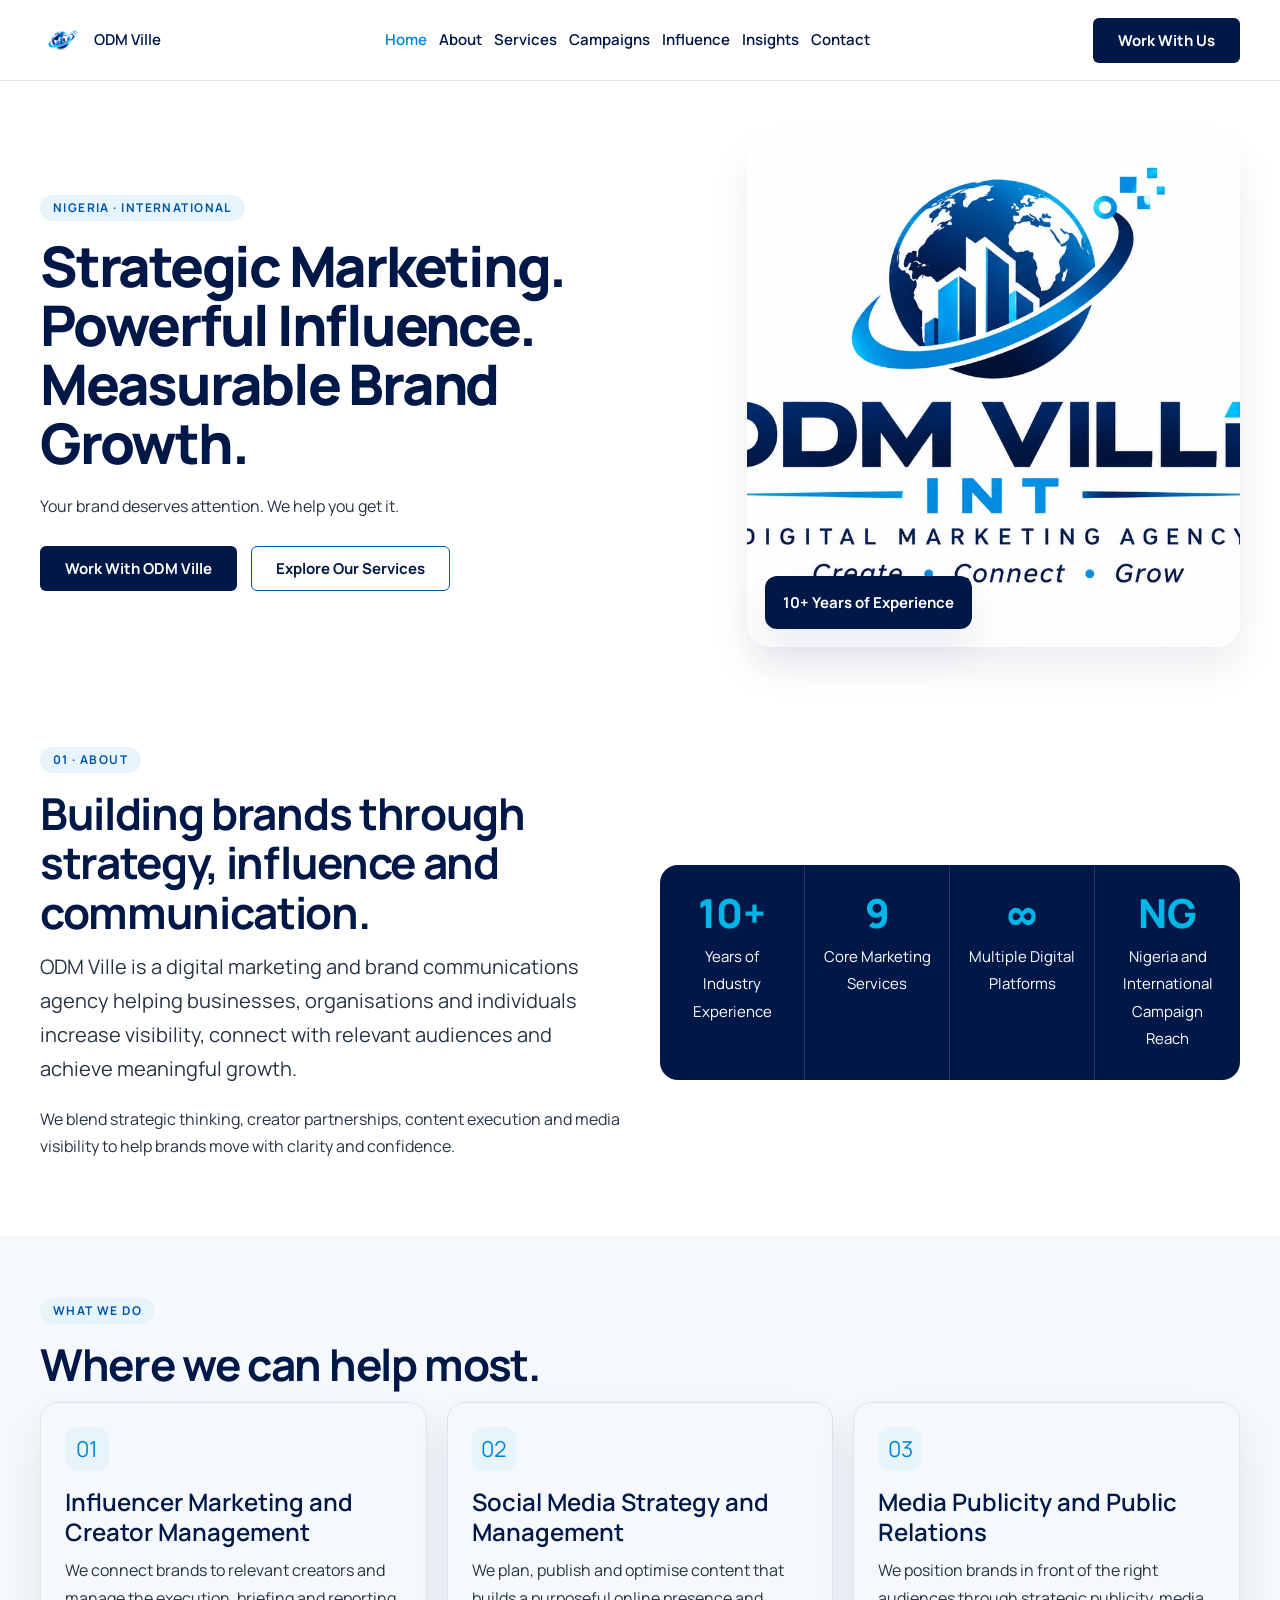
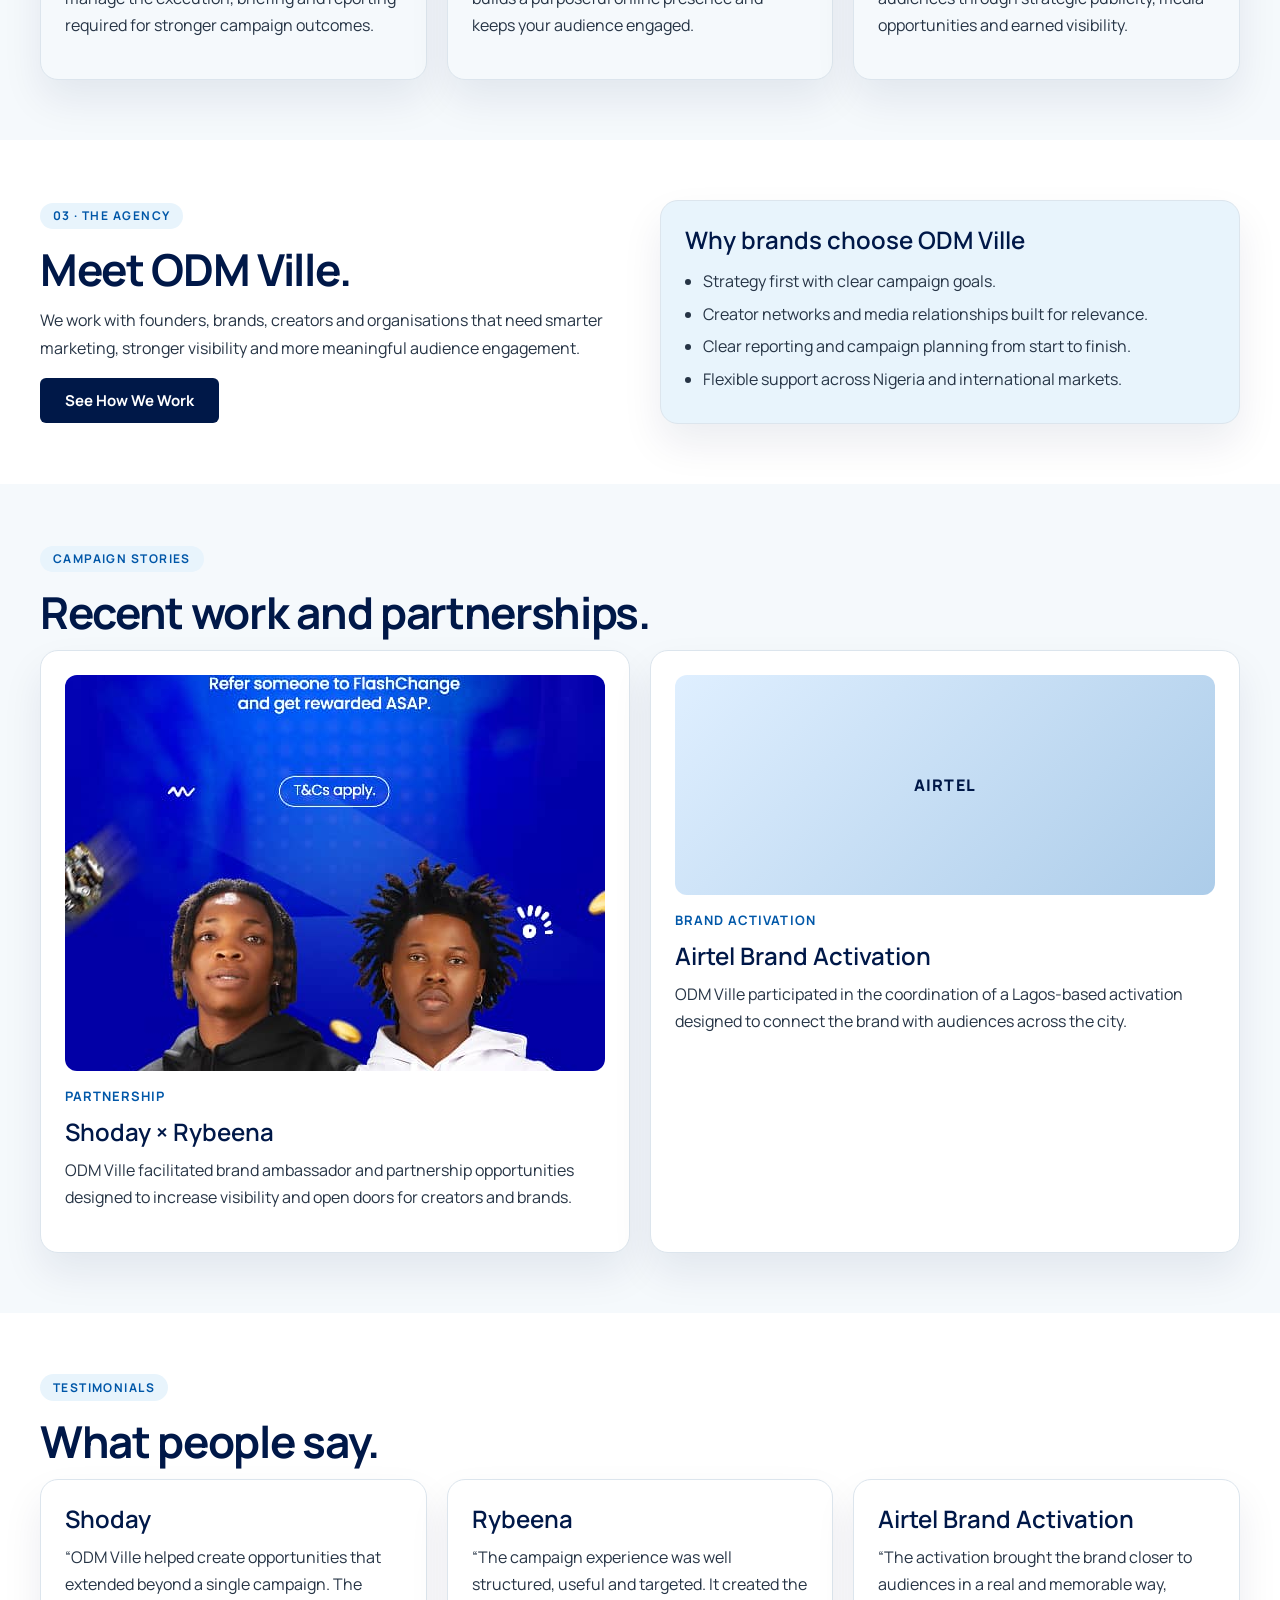
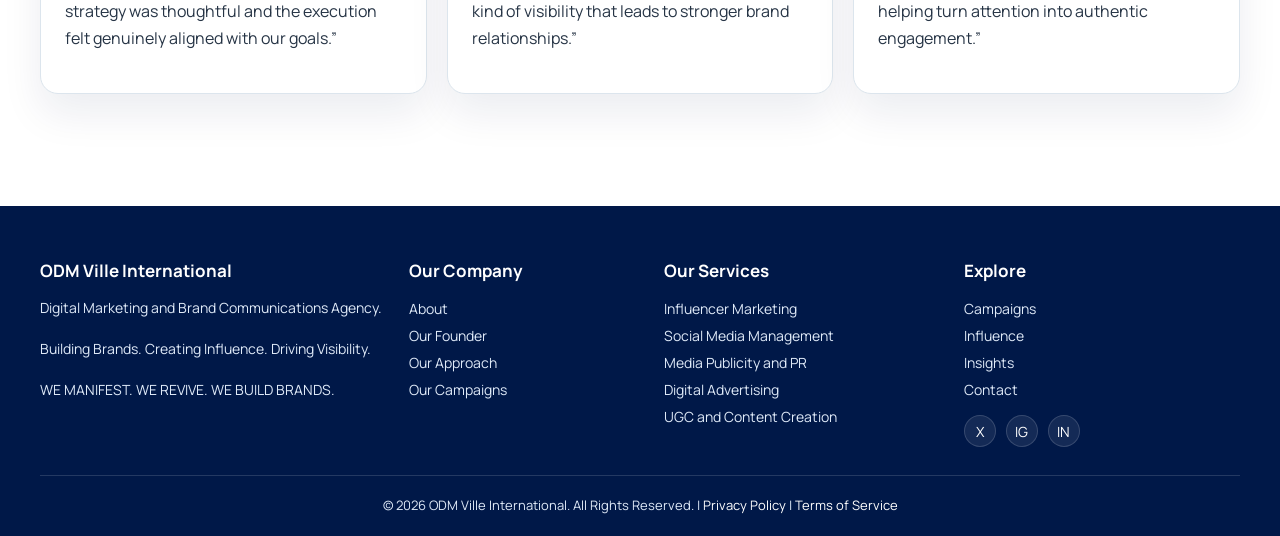
<file: index.html>
<!doctype html>
<html lang="en">
  <head>
    <meta charset="utf-8" />
    <meta name="viewport" content="width=device-width,initial-scale=1" />
    <link
      rel="preload"
      as="image"
      href="images/odm-ville.jpg"
      fetchpriority="high"
    />
    <title>Strategic Marketing | ODM Ville</title>
    <meta
      name="description"
      content="ODM Ville is a digital marketing and brand communications agency helping businesses and organisations build visibility, strengthen their presence and grow with confidence."
    />
    <meta property="og:title" content="Strategic Marketing | ODM Ville" />
    <meta
      property="og:description"
      content="ODM Ville is a digital marketing and brand communications agency helping businesses and organisations build visibility, strengthen their presence and grow with confidence."
    />
    <meta property="og:type" content="website" />
    <meta property="og:image" content="images/og-share.jpg" />
    <link
      href="https://fonts.googleapis.com/css2?family=Bricolage+Grotesque:wght@700;800&family=Figtree:wght@400;500;600;700;800&display=swap"
      rel="stylesheet"
    />
    <link rel="stylesheet" href="css/style.css" />
    <script>
      document.documentElement.classList.add("js");
    </script>
    <script type="application/ld+json">
      {
        "@context": "https://schema.org",
        "@type": "Organization",
        "name": "ODM Ville", 
        "founder": "ODM Ville",
        "sameAs": ["https://x.com/stilldey4u"]
      }
    </script>
  </head>
  <body>
    <header class="site-header">
      <div class="wrap nav">
        <a class="brand" href="index.html" aria-label="ODM Ville home">
          <img src="images/odm-ville-logo.webp" alt="ODM Ville logo" />
          <span>ODM Ville</span>
        </a>
        <nav class="main-nav" aria-label="Main navigation">
          <ul>
            <li><a href="index.html" aria-current="page">Home</a></li>
            <li><a href="about.html">About</a></li>
            <li><a href="services.html">Services</a></li>
            <li><a href="campaigns.html">Campaigns</a></li>
            <li><a href="influence.html">Influence</a></li>
            <li><a href="blog.html">Insights</a></li>
            <li><a href="contact.html">Contact</a></li>
          </ul>
        </nav>
        <a class="btn btn-primary" href="contact.html">Work With Us</a>
      </div>
    </header>

    <main>
      <section class="hero">
        <div class="wrap hero-grid">
          <div class="hero-copy">
            <span class="eyebrow">Nigeria · International</span>
            <h1>Strategic Marketing. Powerful Influence. Measurable Brand Growth.</h1>
            <p class="lead">Your brand deserves attention. We help you get it.</p>
            <div class="hero-actions">
              <a class="btn btn-primary" href="contact.html">Work With ODM Ville</a>
              <a class="btn btn-secondary" href="services.html">Explore Our Services</a>
            </div>
          </div>
          <div class="hero-media">
            <img src="images/odm-ville.jpg" alt="ODM Ville campaign and brand work" />
            <div class="floating-badge">10+ Years of Experience</div>
          </div>
        </div>
      </section>

      <section class="content-section">
        <div class="wrap">
          <div class="split">
            <div>
              <span class="eyebrow">01 · About</span>
              <h2>Building brands through strategy, influence and communication.</h2>
              <p class="lede">ODM Ville is a digital marketing and brand communications agency helping businesses, organisations and individuals increase visibility, connect with relevant audiences and achieve meaningful growth.</p>
              <p>We blend strategic thinking, creator partnerships, content execution and media visibility to help brands move with clarity and confidence.</p>
            </div>
            <div>
              <div class="stats-row" aria-label="Agency overview statistics">
                <div class="stat"><strong>10+</strong><span>Years of Industry Experience</span></div>
                <div class="stat"><strong>9</strong><span>Core Marketing Services</span></div>
                <div class="stat"><strong>∞</strong><span>Multiple Digital Platforms</span></div>
                <div class="stat"><strong>NG</strong><span>Nigeria and International Campaign Reach</span></div>
              </div>
            </div>
          </div>
        </div>
      </section>

      <section class="content-section alt">
        <div class="wrap">
          <span class="eyebrow">What We Do</span>
          <h2>Where we can help most.</h2>
          <div class="service-grid">
            <article class="service-card">
              <div class="icon">01</div>
              <h3>Influencer Marketing and Creator Management</h3>
              <p>We connect brands to relevant creators and manage the execution, briefing and reporting required for stronger campaign outcomes.</p>
            </article>
            <article class="service-card">
              <div class="icon">02</div>
              <h3>Social Media Strategy and Management</h3>
              <p>We plan, publish and optimise content that builds a purposeful online presence and keeps your audience engaged.</p>
            </article>
            <article class="service-card">
              <div class="icon">03</div>
              <h3>Media Publicity and Public Relations</h3>
              <p>We position brands in front of the right audiences through strategic publicity, media opportunities and earned visibility.</p>
            </article>
          </div>
        </div>
      </section>

      <section class="content-section">
        <div class="wrap">
          <div class="split">
            <div>
              <span class="eyebrow">03 · The Agency</span>
              <h2>Meet ODM Ville.</h2>
              <p>We work with founders, brands, creators and organisations that need smarter marketing, stronger visibility and more meaningful audience engagement.</p>
              <a class="btn btn-primary" href="about.html">See How We Work</a>
            </div>
            <div>
              <div class="list-card">
                <h3>Why brands choose ODM Ville</h3>
                <ul>
                  <li>Strategy first with clear campaign goals.</li>
                  <li>Creator networks and media relationships built for relevance.</li>
                  <li>Clear reporting and campaign planning from start to finish.</li>
                  <li>Flexible support across Nigeria and international markets.</li>
                </ul>
              </div>
            </div>
          </div>
        </div>
      </section>

      <section class="content-section alt">
        <div class="wrap">
          <span class="eyebrow">Campaign stories</span>
          <h2>Recent work and partnerships.</h2>
          <div class="case-grid">
            <article class="case-card">
              <img
                class="image"
                src="images/shadyandrybeena.jpeg"
                alt="Shoday and Rybeena at a brand partnership"
                loading="lazy"
                decoding="async"
              />
              <div class="meta">Partnership</div>
              <h3>Shoday × Rybeena</h3>
              <p>ODM Ville facilitated brand ambassador and partnership opportunities designed to increase visibility and open doors for creators and brands.</p>
            </article>
            <article class="case-card">
              <div class="image">Airtel</div>
              <div class="meta">Brand Activation</div>
              <h3>Airtel Brand Activation</h3>
              <p>ODM Ville participated in the coordination of a Lagos-based activation designed to connect the brand with audiences across the city.</p>
            </article>
          </div>
        </div>
      </section>

      <section class="content-section">
        <div class="wrap">
          <span class="eyebrow">Testimonials</span>
          <h2>What people say.</h2>
          <div class="testimonial-grid">
            <article class="testimonial-card">
              <h3>Shoday</h3>
              <p>“ODM Ville helped create opportunities that extended beyond a single campaign. The strategy was thoughtful and the execution felt genuinely aligned with our goals.”</p>
            </article>
            <article class="testimonial-card">
              <h3>Rybeena</h3>
              <p>“The campaign experience was well structured, useful and targeted. It created the kind of visibility that leads to stronger brand relationships.”</p>
            </article>
            <article class="testimonial-card">
              <h3>Airtel Brand Activation</h3>
              <p>“The activation brought the brand closer to audiences in a real and memorable way, helping turn attention into authentic engagement.”</p>
            </article>
          </div>
        </div>
      </section>
    </main>

    <footer class="footer">
      <div class="wrap footer-grid">
        <div class="footer-col">
          <h4>ODM Ville International</h4>
          <p>Digital Marketing and Brand Communications Agency.</p>
          <p>Building Brands. Creating Influence. Driving Visibility.</p>
          <p>WE MANIFEST. WE REVIVE. WE BUILD BRANDS.</p>
        </div>
        <div class="footer-col">
          <h4>Our Company</h4>
          <a href="about.html">About</a><br />
          <a href="about.html#founder">Our Founder</a><br />
          <a href="about.html#approach">Our Approach</a><br />
          <a href="campaigns.html">Our Campaigns</a>
        </div>
        <div class="footer-col">
          <h4>Our Services</h4>
          <a href="services.html">Influencer Marketing</a><br />
          <a href="services.html">Social Media Management</a><br />
          <a href="services.html">Media Publicity and PR</a><br />
          <a href="services.html">Digital Advertising</a><br />
          <a href="services.html">UGC and Content Creation</a>
        </div>
        <div class="footer-col">
          <h4>Explore</h4>
          <a href="campaigns.html">Campaigns</a><br />
          <a href="influence.html">Influence</a><br />
          <a href="blog.html">Insights</a><br />
          <a href="contact.html">Contact</a>
          <div class="social-links" aria-label="Social links">
            <a href="https://x.com" aria-label="X">X</a>
            <a href="https://instagram.com" aria-label="Instagram">IG</a>
            <a href="https://linkedin.com" aria-label="LinkedIn">IN</a>
          </div>
        </div>
      </div>
      <div class="wrap copyline">© 2026 ODM Ville International. All Rights Reserved. | <a href="privacy-policy.html">Privacy Policy</a> | <a href="terms-of-service.html">Terms of Service</a></div>
    </footer>

    <script src="js/main.js"></script>
  </body>
</html>
</file>
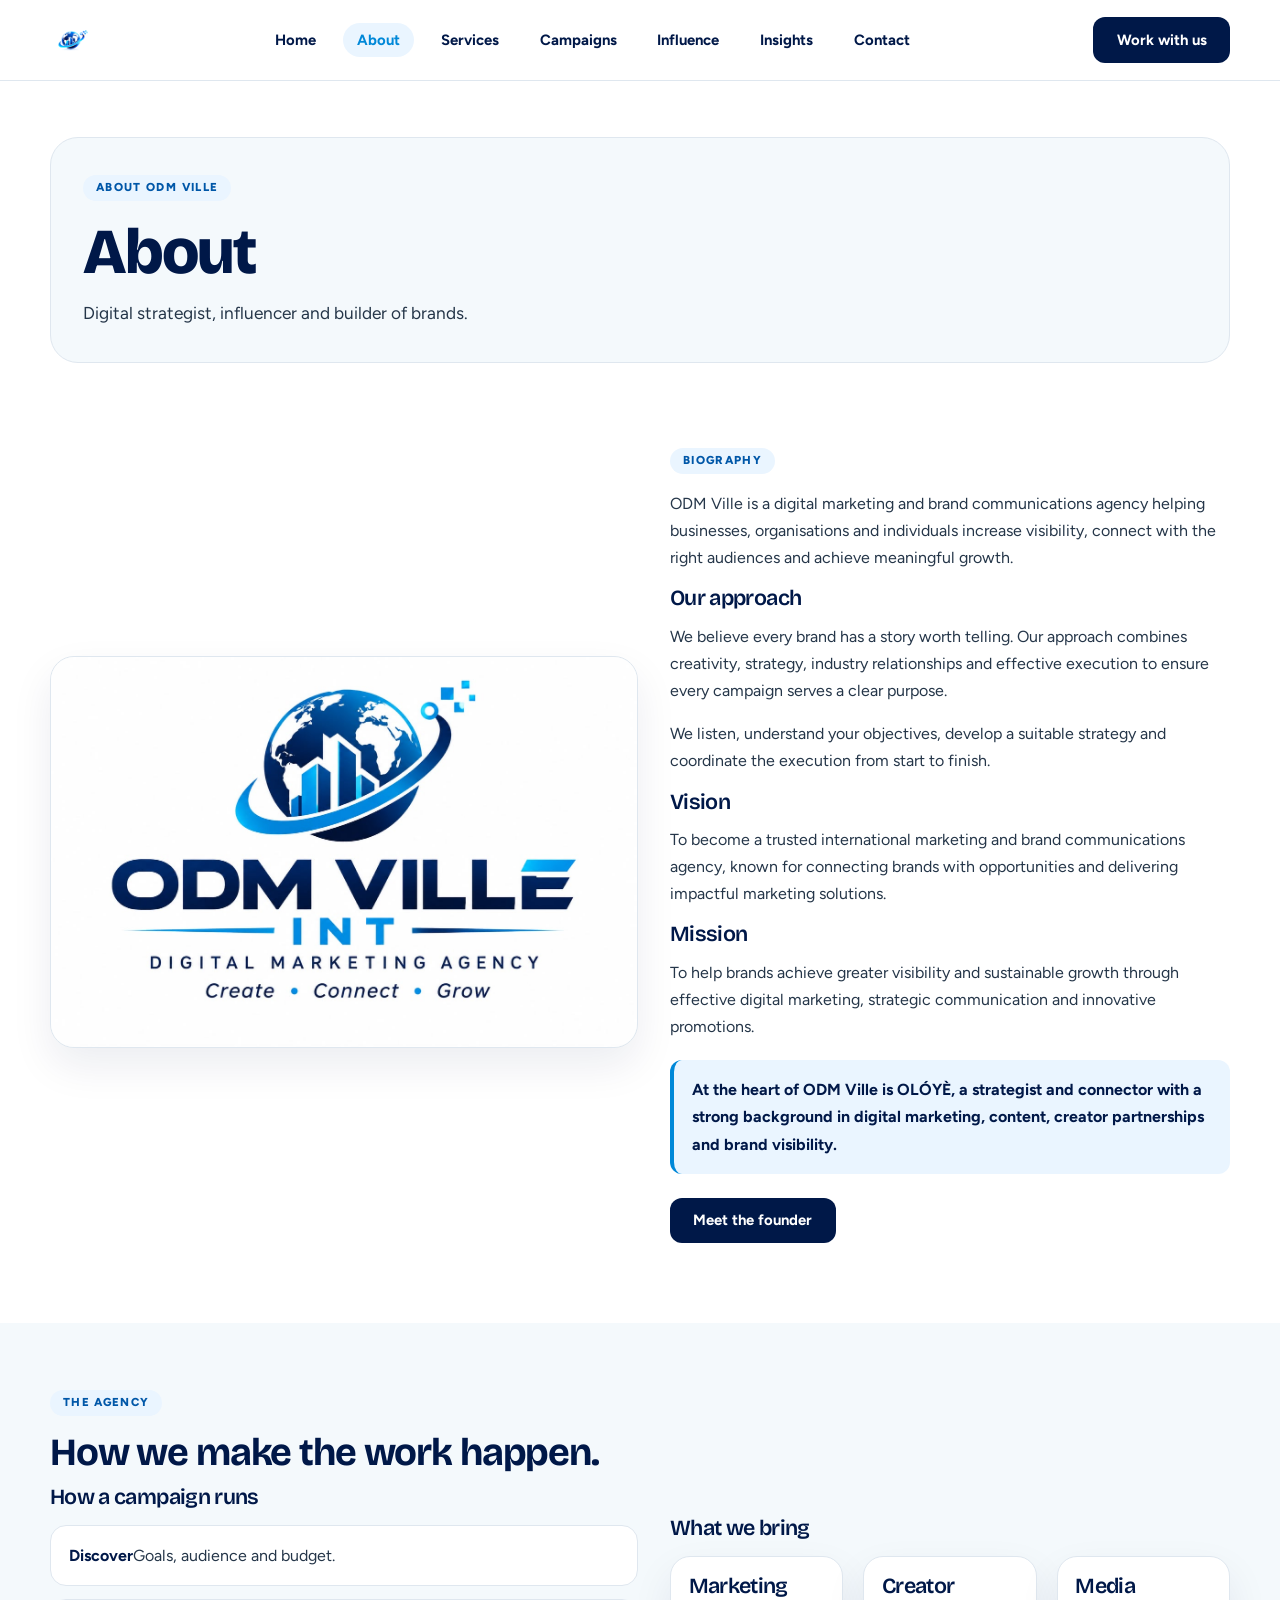
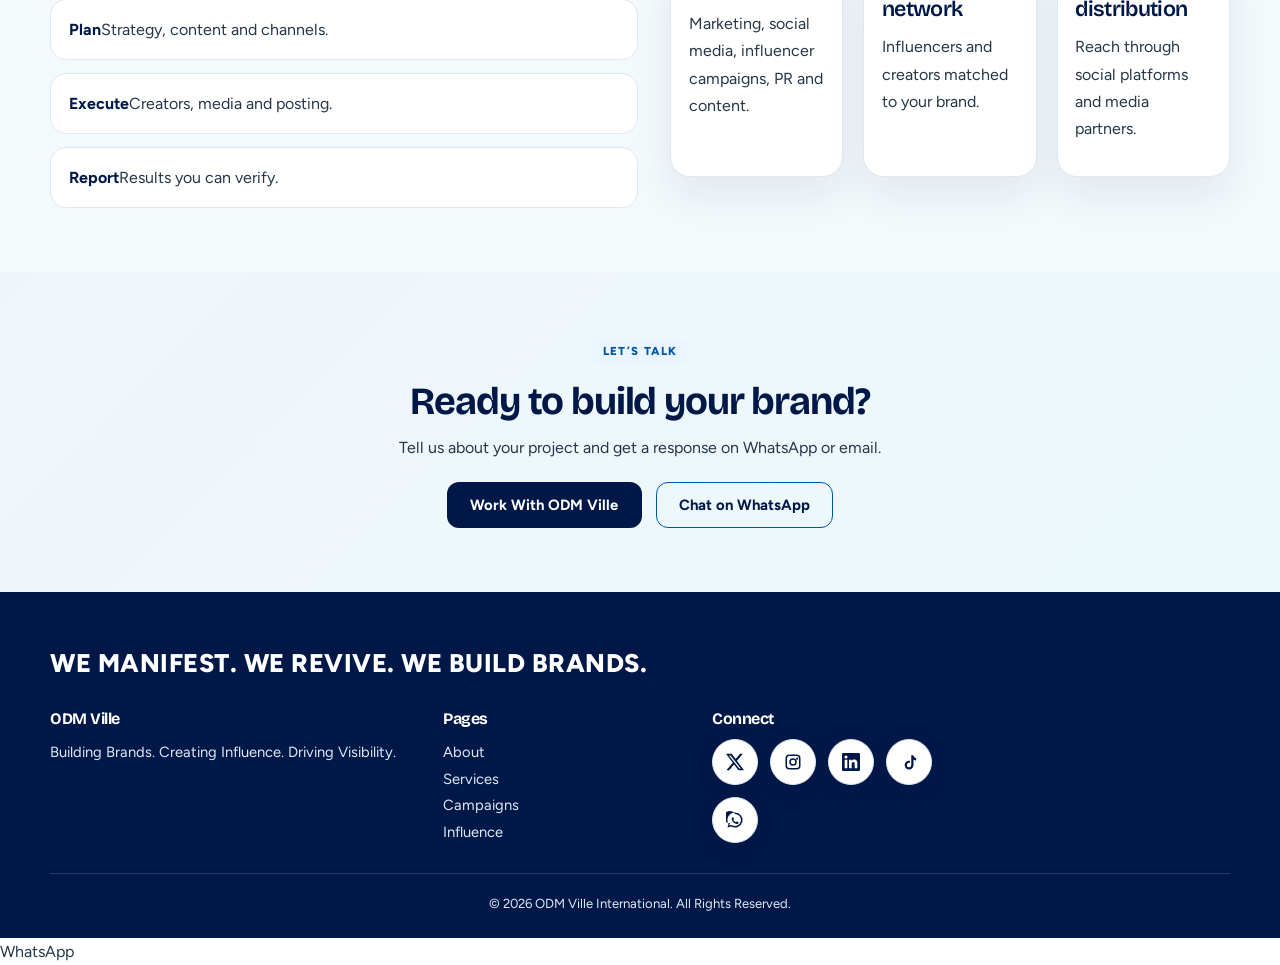
<file: about.html>
<!doctype html>
<html lang="en">
  <head>
    <meta charset="utf-8" />
    <meta name="viewport" content="width=device-width,initial-scale=1" />
    <link
      rel="preload"
      as="image"
      href="images/odm-ville-4.jpg"
      fetchpriority="high"
    />
    <title>About | ODM Ville</title>
    <meta
      name="description"
      content="Meet ODM Ville: our story, approach, mission, team and campaign process."
    />
    <meta property="og:title" content="About | ODM Ville" />
    <meta
      property="og:description"
      content="Meet ODM Ville: our story, approach, mission, team and campaign process."
    />
    <meta property="og:type" content="website" />
    <meta property="og:image" content="images/og-share.jpg" />
    <link
      href="https://fonts.googleapis.com/css2?family=Bricolage+Grotesque:wght@700;800&family=Figtree:wght@400;500;600;700;800&display=swap"
      rel="stylesheet"
    />
    <link rel="stylesheet" href="css/style.css" />
    <link rel="stylesheet" href="css/mainstyle.css" />
    <script>
      document.documentElement.classList.add("js");
    </script>
    <script type="application/ld+json">
      {
        "@context": "https://schema.org",
        "@type": "Organization",
        "name": "ODM Ville",
        "founder": "ODM Ville",
        "sameAs": ["https://x.com/stilldey4u"]
      }
    </script>
  </head>
  <body>
    <header class="top">
      <div class="pill">
        <a class="logo" href="index.html" aria-label="ODM Ville home">
          <img src="images/odm-ville-logo.webp" alt="ODM Ville logo" />
          <span>ODM Ville</span>
        </a
        ><button class="burger" aria-expanded="false" aria-label="Menu">
          Menu
        </button>
        <nav aria-label="Main">
          <ul>
            <li><a href="index.html">Home</a></li>
            <li><a href="about.html" aria-current="page">About</a></li>
            <li><a href="services.html">Services</a></li>
            <li><a href="campaigns.html">Campaigns</a></li>
            <li><a href="influence.html">Influence</a></li>
            <li><a href="blog.html">Insights</a></li>
            <li><a href="contact.html">Contact</a></li>
          </ul>
        </nav>
        <a class="btn sm" href="contact.html">Work with us</a>
      </div>
    </header>
    <main>
      <div class="phead">
        <div class="wrap">
          <span class="eyebrow">About ODM Ville</span>
          <h1>About</h1>
          <p>Digital strategist, influencer and builder of brands.</p>
        </div>
      </div>
      <section>
        <div class="wrap split">
          <div class="arch">
            <img
              src="images/odm-ville.jpg"
              alt="ODM Ville, digital media strategist"
              width="1280"
              height="853"
              fetchpriority="high"
              decoding="async"
              onerror="this.outerHTML = '<span class=ph>O</span>'"
            />
          </div>
          <div>
            <span class="eyebrow">Biography</span>
            <p>
              ODM Ville is a digital marketing and brand communications
              agency helping businesses, organisations and individuals increase
              visibility, connect with the right audiences and achieve
              meaningful growth.
            </p>
            <h3>Our approach</h3>
            <p>
              We believe every brand has a story worth telling. Our approach
              combines creativity, strategy, industry relationships and
              effective execution to ensure every campaign serves a clear
              purpose.
            </p>
            <p>
              We listen, understand your objectives, develop a suitable strategy
              and coordinate the execution from start to finish.
            </p>
            <h3>Vision</h3>
            <p>
              To become a trusted international marketing and brand
              communications agency, known for connecting brands with
              opportunities and delivering impactful marketing solutions.
            </p>
            <h3>Mission</h3>
            <p>
              To help brands achieve greater visibility and sustainable growth
              through effective digital marketing, strategic communication and
              innovative promotions.
            </p>
            <p class="founder-intro">
              At the heart of ODM Ville is OLÓYÈ, a strategist and connector
              with a strong background in digital marketing, content, creator
              partnerships and brand visibility.
            </p>
            <details class="founder-disclosure">
              <summary class="btn">Meet the founder</summary>
              <div class="placeholder-founder">
                <img
                  class="founder-photo"
                  src="images/odm-founder.jpg"
                  alt="OLÓYÈ, founder and lead marketing strategist"
                  width="1024"
                  height="1279"
                  loading="lazy"
                  decoding="async"
                />
                <span class="eyebrow">Founder</span>
                <h3>OLÓYÈ</h3>
                <p>
                  SAMUEL OLADIMEJI EDUN Known as OLÓYÈ is the Founder and Lead
                  Marketing Strategist. OLÓYÈ is a digital marketing
                  professional, social media influencer and brand communications
                  strategist with over 10 years of experience in social media
                  marketing, influencer engagement, digital publicity and online
                  brand development.
                </p>
                <p>
                  With an established presence on X and extensive experience in
                  building digital audiences, he understands how online
                  conversations, audience engagement and influencer partnerships
                  shape brand visibility.
                </p>
                <p>
                  His experience in managing promotional campaigns, working with
                  content creators and connecting brands with media
                  opportunities forms part of the foundation of ODM Ville.
                  Through the agency, he leads a growing marketing network
                  focused on delivering effective promotional solutions for
                  businesses and individuals.
                </p>
                <p>
                  His philosophy is simple: give brands the right visibility,
                  connect them with the right audience and create opportunities
                  for growth.
                </p>
              </div>
            </details>
          </div>
        </div>
      </section>
      <section class="mint" id="campaign-process">
        <div class="wrap">
          <span class="eyebrow">The agency</span>
          <h2>How we make the work happen.</h2>
          <div class="split">
            <div>
              <h3>How a campaign runs</h3>
              <ol class="steps">
                <li><b>Discover</b>Goals, audience and budget.</li>
                <li><b>Plan</b>Strategy, content and channels.</li>
                <li><b>Execute</b>Creators, media and posting.</li>
                <li><b>Report</b>Results you can verify.</li>
              </ol>
            </div>
            <div>
              <h3>What we bring</h3>
              <div class="grid3">
                <article class="card">
                  <h3>Marketing</h3>
                  <p>
                    Marketing, social media, influencer campaigns, PR and
                    content.
                  </p>
                </article>
                <article class="card">
                  <h3>Creator network</h3>
                  <p>Influencers and creators matched to your brand.</p>
                </article>
                <article class="card">
                  <h3>Media distribution</h3>
                  <p>Reach through social platforms and media partners.</p>
                </article>
              </div>
            </div>
          </div>
        </div>
      </section>
      <section class="cta">
        <div class="wrap">
          <span class="eyebrow">Let’s talk</span>
          <h2>Ready to build your brand?</h2>
          <p>
            Tell us about your project and get a response on WhatsApp or email.
          </p>
          <div class="row">
            <a class="btn" href="contact.html">Work With ODM Ville</a
            ><a
              class="btn line"
              href="#"
              data-wa="Hello ODM Ville, I would like to discuss a project."
              >Chat on WhatsApp</a
            >
          </div>
        </div>
      </section>
    </main>
    <footer>
      <div class="wrap">
        <p class="big">WE MANIFEST. WE REVIVE. WE BUILD BRANDS.</p>
        <div class="cols">
          <div>
            <h4>ODM Ville</h4>
            <p>Building Brands. Creating Influence. Driving Visibility.</p>
          </div>
          <div>
            <h4>Pages</h4>
            <a href="about.html">About</a
            ><a href="services.html">Services</a
            ><a href="campaigns.html">Campaigns</a
            ><a href="influence.html">Influence</a>
          </div>
          <div>
            <h4>Connect</h4>
            <div class="social-links" aria-label="Social media">
              <a class="social-link" href="#" aria-label="X">
                <svg viewBox="0 0 24 24" aria-hidden="true">
                  <path
                    d="M18.9 1.15h3.68l-8.04 9.19L24 22.85h-7.41l-5.8-7.58-6.64 7.58H.47l8.6-9.83L0 1.15h7.59l5.24 6.93zm-1.29 19.49h2.04L6.09 3.24H3.9z"
                  />
                </svg>
              </a>
              <a class="social-link" href="#" aria-label="Instagram">
                <svg viewBox="0 0 24 24" aria-hidden="true">
                  <path
                    d="M7 2h10a5 5 0 0 1 5 5v10a5 5 0 0 1-5 5H7a5 5 0 0 1-5-5V7a5 5 0 0 1 5-5m0 2a3 3 0 0 0-3 3v10a3 3 0 0 0 3 3h10a3 3 0 0 0 3-3V7a3 3 0 0 0-3-3zm5 3a5 5 0 1 1 0 10 5 5 0 0 1 0-10m0 2a3 3 0 1 0 0 6 3 3 0 0 0 0-6m5.5-3a1.5 1.5 0 1 1 0 3 1.5 1.5 0 0 1 0-3"
                  />
                </svg>
              </a>
              <a class="social-link" href="#" aria-label="LinkedIn">
                <svg viewBox="0 0 24 24" aria-hidden="true">
                  <path
                    d="M20.45 20.45h-3.55v-5.57c0-1.33-.03-3.04-1.85-3.04-1.85 0-2.14 1.45-2.14 2.94v5.67H9.35V9h3.41v1.56h.05c.48-.9 1.64-1.85 3.37-1.85 3.6 0 4.27 2.37 4.27 5.46zM5.34 7.43a2.06 2.06 0 1 1 0-4.12 2.06 2.06 0 0 1 0 4.12M7.12 20.45H3.56V9h3.56zM22.23 0H1.77C.79 0 0 .77 0 1.72v20.56C0 23.23.79 24 1.77 24h20.46c.98 0 1.77-.77 1.77-1.72V1.72C24 .77 23.21 0 22.23 0"
                  />
                </svg>
              </a>
              <a class="social-link" href="#" aria-label="TikTok">
                <svg viewBox="0 0 24 24" aria-hidden="true">
                  <path
                    d="M15 3h3c.25 2.13 1.53 3.57 3.5 4v3.08A8.2 8.2 0 0 1 18 8.9v7.2a5.9 5.9 0 1 1-5.9-5.9c.38 0 .75.04 1.1.1v3.1a2.9 2.9 0 1 0 1.8 2.7z"
                  />
                </svg>
              </a>
              <a
                class="social-link"
                href="#"
                aria-label="WhatsApp"
                data-wa="Hello ODM Ville, I would like to make an enquiry."
              >
                <svg viewBox="0 0 24 24" aria-hidden="true">
                  <path
                    d="M12 2a10 10 0 0 0-8.6 15.1L2 22l5.1-1.3A10 10 0 1 0 12 2zm0 2a8 8 0 0 1 0 16 8 8 0 0 1-4.1-1.1l-.5-.3-3 .8.8-2.9-.3-.5A8 8 0 1 1 12 4zm4.4 10.8c-.2-.1-1.4-.7-1.6-.8s-.4-.1-.5.1-.6.7-.7.8-.3.2-.5.1a6.6 6.6 0 0 1-1.9-1.2 7.1 7.1 0 0 1-1.3-1.6c-.1-.2 0-.3.1-.4l.4-.4.2-.4v-.4c0-.1-.5-1.3-.7-1.8-.2-.4-.4-.4-.5-.4h-.4c-.2 0-.4.1-.6.3-.2.2-.8.8-.8 2s.8 2.3.9 2.5c.1.2 1.6 2.5 3.8 3.5.5.2.9.4 1.3.5.5.2 1 .1 1.4.1.4-.1 1.3-.5 1.5-1 .2-.5.2-.9.1-1 0-.1-.2-.2-.4-.3z"
                  />
                </svg>
              </a>
            </div>
          </div>
        </div>
        <p class="copy">
          © <span class="yr"></span> ODM Ville International. All Rights Reserved.
        </p>
      </div>
    </footer>
    <a
      class="wa"
      href="#"
      data-wa="Hello ODM Ville, I would like to work with you."
      >WhatsApp</a
    >
    <script src="js/main.js"></script>
  </body>
</html>
</file>
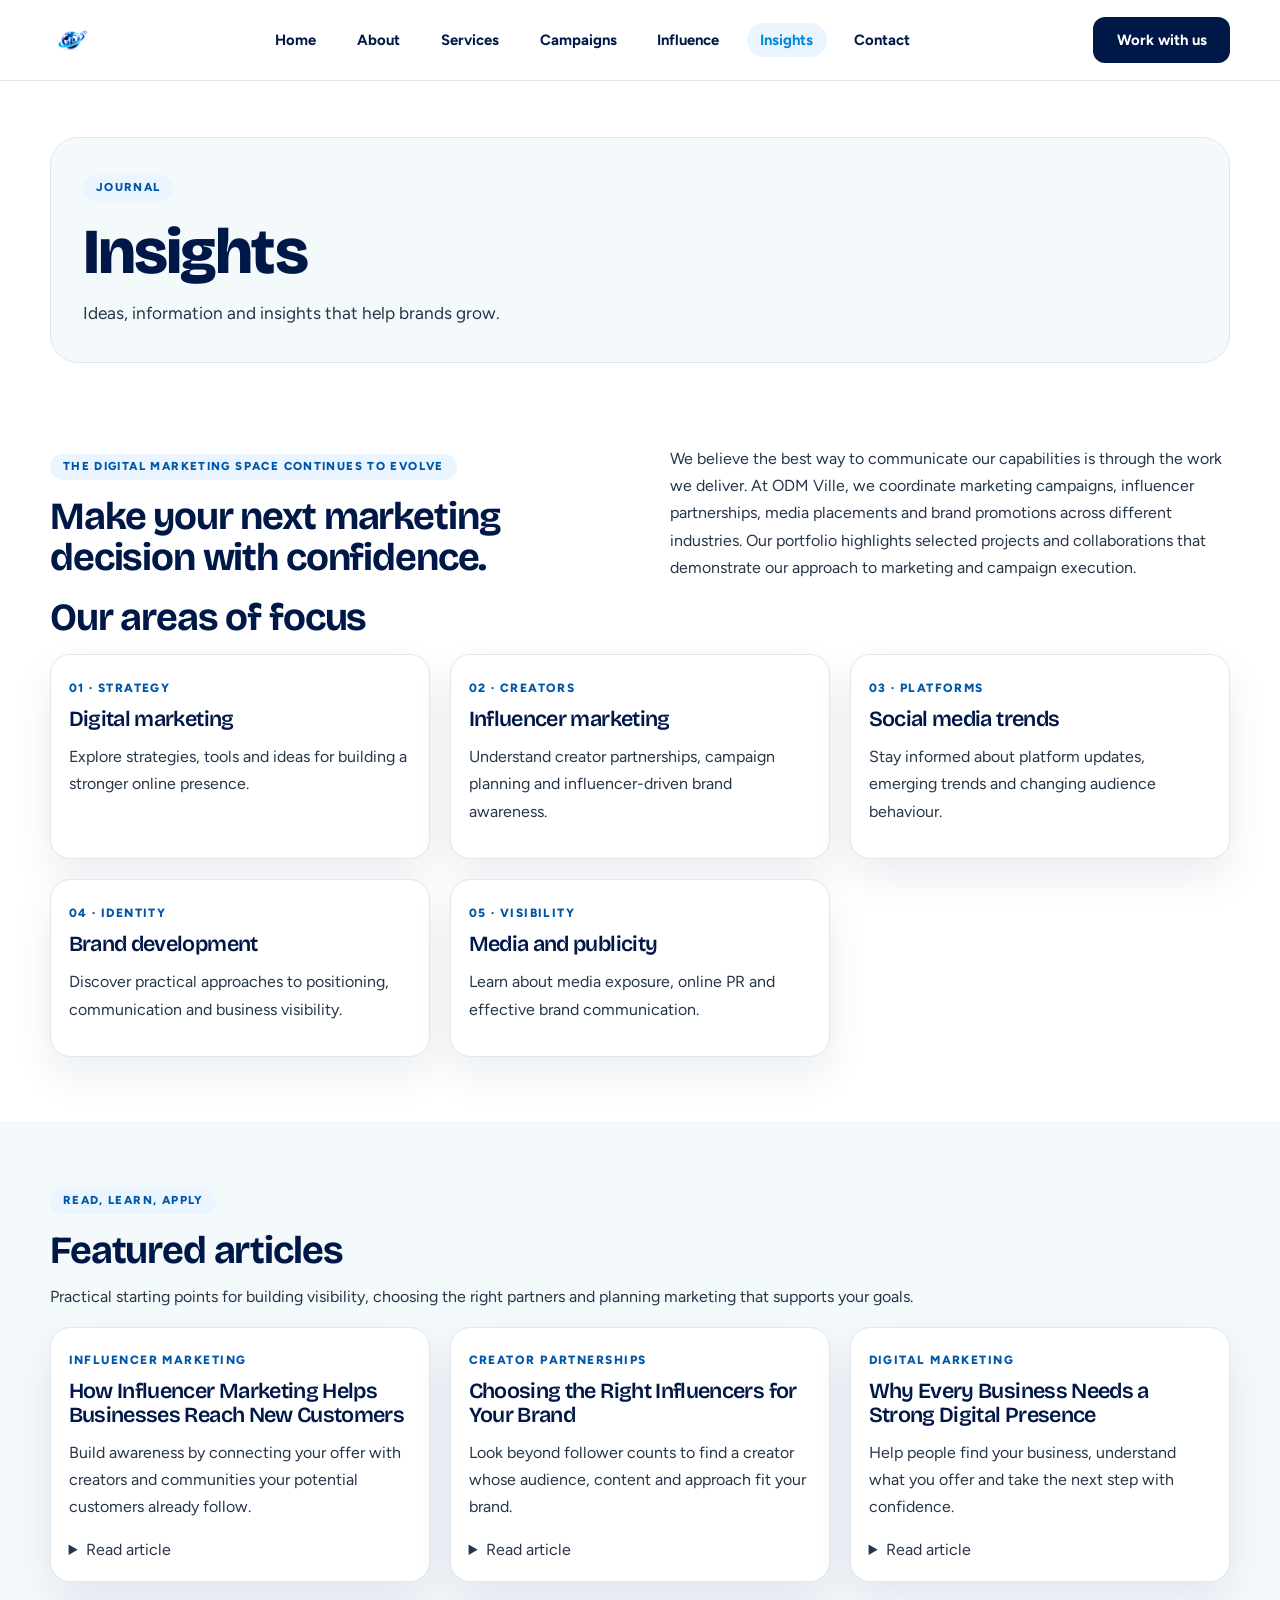
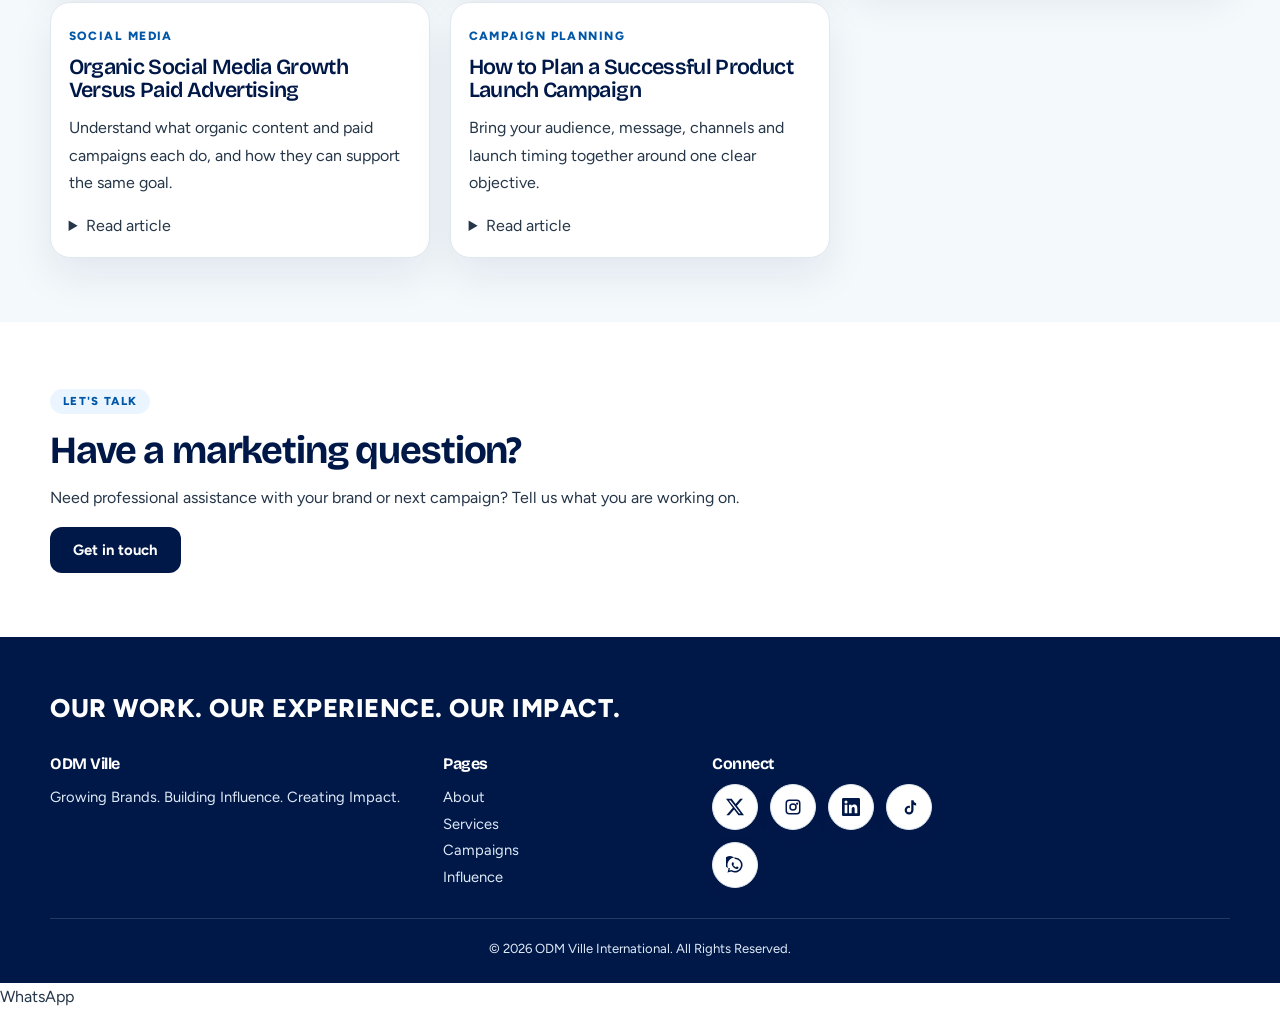
<file: blog.html>
<!doctype html>
<html lang="en">
  <head>
    <meta charset="utf-8" />
    <meta name="viewport" content="width=device-width,initial-scale=1" />
    <title>Insights | ODM Ville</title>
    <meta
      name="description"
      content="Articles on digital marketing, branding, social media growth and publicity."
    />
    <meta property="og:title" content="Insights | ODM Ville" />
    <meta
      property="og:description"
      content="Articles on digital marketing, branding, social media growth and publicity."
    />
    <meta property="og:type" content="website" />
    <meta property="og:image" content="images/og-share.jpg" />
    <link
      href="https://fonts.googleapis.com/css2?family=Bricolage+Grotesque:wght@700;800&family=Figtree:wght@400;500;600;700;800&display=swap"
      rel="stylesheet"
    />
    <link rel="stylesheet" href="css/style.css" />
    <link rel="stylesheet" href="css/mainstyle.css" />
    <script>
      document.documentElement.classList.add("js");
    </script>
    <script type="application/ld+json">
      {
        "@context": "https://schema.org",
        "@type": "Organization",
        "name": "ODM Ville",
        "founder": "ODM Ville",
        "sameAs": ["https://x.com/stilldey4u"]
      }
    </script>
  </head>
  <body>
    <header class="top">
      <div class="pill">
        <a class="logo" href="index.html" aria-label="ODM Ville home">
          <img src="images/odm-ville-logo.webp" alt="ODM Ville logo" />
          <span>ODM Ville</span>
        </a
        ><button class="burger" aria-expanded="false" aria-label="Menu">
          Menu
        </button>
        <nav aria-label="Main">
          <ul>
            <li><a href="index.html">Home</a></li>
            <li><a href="about.html">About</a></li>
            <li><a href="services.html">Services</a></li>
            <li><a href="campaigns.html">Campaigns</a></li>
            <li><a href="influence.html">Influence</a></li>
            <li><a href="blog.html" aria-current="page">Insights</a></li>
            <li><a href="contact.html">Contact</a></li>
          </ul>
        </nav>
        <a class="btn sm" href="contact.html">Work with us</a>
      </div>
    </header>
    <main>
      <div class="phead">
        <div class="wrap">
          <span class="eyebrow">Journal</span>
          <h1>Insights</h1>
          <p>Ideas, information and insights that help brands grow.</p>
        </div>
      </div>
      <section>
        <div class="wrap">
          <div class="split blog-intro">
            <div>
              <span class="eyebrow"
                >The digital marketing space continues to evolve</span
              >
              <h2>Make your next marketing decision with confidence.</h2>
            </div>
            <p>
              We believe the best way to communicate our capabilities is through
              the work we deliver. At ODM Ville, we coordinate marketing
              campaigns, influencer partnerships, media placements and brand
              promotions across different industries. Our portfolio highlights
              selected projects and collaborations that demonstrate our approach
              to marketing and campaign execution.
            </p>
          </div>
          <div class="blog-focus">
            <h2>Our areas of focus</h2>
            <div class="grid3">
              <article class="card">
                <span class="num">01 · Strategy</span>
                <h3>Digital marketing</h3>
                <p>
                  Explore strategies, tools and ideas for building a stronger
                  online presence.
                </p>
              </article>
              <article class="card">
                <span class="num">02 · Creators</span>
                <h3>Influencer marketing</h3>
                <p>
                  Understand creator partnerships, campaign planning and
                  influencer-driven brand awareness.
                </p>
              </article>
              <article class="card">
                <span class="num">03 · Platforms</span>
                <h3>Social media trends</h3>
                <p>
                  Stay informed about platform updates, emerging trends and
                  changing audience behaviour.
                </p>
              </article>
              <article class="card">
                <span class="num">04 · Identity</span>
                <h3>Brand development</h3>
                <p>
                  Discover practical approaches to positioning, communication
                  and business visibility.
                </p>
              </article>
              <article class="card">
                <span class="num">05 · Visibility</span>
                <h3>Media and publicity</h3>
                <p>
                  Learn about media exposure, online PR and effective brand
                  communication.
                </p>
              </article>
            </div>
          </div>
        </div>
      </section>
      <section class="mint">
        <div class="wrap">
          <span class="eyebrow">Read, learn, apply</span>
          <h2>Featured articles</h2>
          <p class="blog-lede">
            Practical starting points for building visibility, choosing the
            right partners and planning marketing that supports your goals.
          </p>
          <div class="grid3">
            <article class="card article-card">
              <span class="num">Influencer marketing</span>
              <h3>
                How Influencer Marketing Helps Businesses Reach New Customers
              </h3>
              <p>
                Build awareness by connecting your offer with creators and
                communities your potential customers already follow.
              </p>
              <details>
                <summary>Read article</summary>
                <div class="article-body">
                  <p>
                    People often discover products and services through the
                    creators they follow. An influencer partnership can
                    introduce your business to an audience that may not
                    encounter your brand through its own channels. The value is
                    not simply a larger audience; it is a relevant introduction
                    delivered in a voice that audience already chooses to hear.
                  </p>
                  <h4>Start with the audience</h4>
                  <p>
                    Be clear about the people you want to reach, the problem
                    your offer solves and the action you want someone to take.
                    Then look for creators whose content, audience and values
                    make sense for that goal. A smaller, engaged community can
                    be a stronger fit than a broad audience with little
                    connection to your category.
                  </p>
                  <h4>Make the partnership useful</h4>
                  <p>
                    Give the creator a clear brief, accurate product information
                    and room to communicate naturally. Agree on deliverables,
                    timing, usage rights and how results will be reviewed before
                    the campaign begins. Track relevant outcomes such as quality
                    conversations, enquiries, visits or sales, not just views.
                    Treat each campaign as a chance to learn what resonates and
                    improve the next one.
                  </p>
                </div>
              </details>
            </article>
            <article class="card article-card">
              <span class="num">Creator partnerships</span>
              <h3>Choosing the Right Influencers for Your Brand</h3>
              <p>
                Look beyond follower counts to find a creator whose audience,
                content and approach fit your brand.
              </p>
              <details>
                <summary>Read article</summary>
                <div class="article-body">
                  <p>
                    The right influencer is not automatically the person with
                    the biggest following. A strong match starts with shared
                    relevance: the creator speaks to people your business wants
                    to reach, creates content that suits your message and has
                    earned genuine attention from their community.
                  </p>
                  <h4>Check fit and quality</h4>
                  <p>
                    Review recent posts, comments and the way the creator
                    interacts with followers. Ask whether the audience is a
                    plausible fit for your product, location and price point.
                    Look for consistent content and thoughtful engagement, and
                    check that past brand partnerships feel credible. Request
                    audience insights where appropriate and clarify how those
                    figures were collected.
                  </p>
                  <h4>Agree on a clear brief</h4>
                  <p>
                    Set the campaign objective before discussing deliverables.
                    Share key facts, required disclosures, deadlines and any
                    non-negotiable brand guidance, while leaving room for the
                    creator's own style. Confirm fees, usage rights, approval
                    steps and reporting in writing. A well-chosen partner should
                    help the message feel relevant, not forced.
                  </p>
                </div>
              </details>
            </article>
            <article class="card article-card">
              <span class="num">Digital marketing</span>
              <h3>Why Every Business Needs a Strong Digital Presence</h3>
              <p>
                Help people find your business, understand what you offer and
                take the next step with confidence.
              </p>
              <details>
                <summary>Read article</summary>
                <div class="article-body">
                  <p>
                    A digital presence is often part of a customer's first
                    impression. Whether someone finds you through search, social
                    media, a recommendation or an online article, clear and
                    current information helps them decide whether your business
                    is right for them. It also gives existing customers a place
                    to return for updates and useful resources.
                  </p>
                  <h4>Build a dependable foundation</h4>
                  <p>
                    Make sure your website or main profile explains what you do,
                    who you serve and how to get in touch. Use consistent brand
                    details, accurate contact information and content that
                    answers real customer questions. Choose channels you can
                    maintain well rather than trying to appear everywhere at
                    once.
                  </p>
                  <h4>Keep improving what works</h4>
                  <p>
                    Set a clear purpose for each channel, such as generating
                    enquiries, sharing expertise or supporting customers. Review
                    the questions people ask and the actions they take, then use
                    those signals to improve your content and experience. A
                    strong presence is built over time through useful
                    communication, reliable follow-through and regular updates.
                  </p>
                </div>
              </details>
            </article>
            <article class="card article-card">
              <span class="num">Social media</span>
              <h3>Organic Social Media Growth Versus Paid Advertising</h3>
              <p>
                Understand what organic content and paid campaigns each do, and
                how they can support the same goal.
              </p>
              <details>
                <summary>Read article</summary>
                <div class="article-body">
                  <p>
                    Organic social media and paid advertising are different ways
                    to reach people. Organic content builds an ongoing presence
                    through posts, conversations and community engagement. Paid
                    advertising uses budget to distribute a message to selected
                    audiences. Neither is a complete strategy on its own; the
                    right choice depends on your goal, resources and timeline.
                  </p>
                  <h4>Use organic content to build connection</h4>
                  <p>
                    Regular, relevant posts can show what your brand knows,
                    answer common questions and help people get familiar with
                    your offer. Growth takes consistency and learning, and reach
                    can vary by platform and audience. Focus on useful content
                    and genuine interaction instead of chasing every trend.
                  </p>
                  <h4>Use paid campaigns with a clear purpose</h4>
                  <p>
                    Paid promotion can help a tested message reach more of the
                    right people or support a time-sensitive campaign. Define
                    the audience, budget, destination and success measure before
                    launching. Many businesses combine both approaches: organic
                    activity builds trust and insight, while paid distribution
                    gives selected content additional reach. Review results and
                    adjust based on evidence.
                  </p>
                </div>
              </details>
            </article>
            <article class="card article-card">
              <span class="num">Campaign planning</span>
              <h3>How to Plan a Successful Product Launch Campaign</h3>
              <p>
                Bring your audience, message, channels and launch timing
                together around one clear objective.
              </p>
              <details>
                <summary>Read article</summary>
                <div class="article-body">
                  <p>
                    A product launch works best when the activity before, during
                    and after release tells a coherent story. Start by
                    identifying the audience, the need your product addresses
                    and the main action you want people to take. Use that
                    foundation to shape a simple message that every campaign
                    partner and channel can support.
                  </p>
                  <h4>Prepare before launch</h4>
                  <p>
                    Set the launch date, responsibilities, budget and measures
                    of success. Prepare product information, images, answers to
                    likely questions and a clear destination for interested
                    customers. Plan how your website, social channels, email,
                    media outreach or creator partnerships will work together.
                    Give collaborators enough time and information to do their
                    part well.
                  </p>
                  <h4>Learn while the campaign is live</h4>
                  <p>
                    Share timely updates, respond to questions and watch for
                    confusion or recurring feedback. Measure progress against
                    the objective you set, whether that is awareness, qualified
                    enquiries, registrations or sales. After the launch, review
                    what connected with people, what created friction and what
                    you would change next time. That learning is part of the
                    launch, not an afterthought.
                  </p>
                </div>
              </details>
            </article>
          </div>
        </div>
      </section>
      <section>
        <div class="wrap blog-cta">
          <div>
            <span class="eyebrow">Let's talk</span>
            <h2>Have a marketing question?</h2>
            <p>
              Need professional assistance with your brand or next campaign?
              Tell us what you are working on.
            </p>
          </div>
          <a class="btn" href="contact.html">Get in touch</a>
        </div>
      </section>
    </main>
    <footer>
      <div class="wrap">
        <p class="big">OUR WORK. OUR EXPERIENCE. OUR IMPACT.</p>
        <div class="cols">
          <div>
            <h4>ODM Ville</h4>
            <p>Growing Brands. Building Influence. Creating Impact.</p>
          </div>
          <div>
            <h4>Pages</h4>
            <a href="about.html">About</a
            ><a href="services.html">Services</a
            ><a href="campaigns.html">Campaigns</a
            ><a href="influence.html">Influence</a>
          </div>
          <div>
            <h4>Connect</h4>
            <div class="social-links" aria-label="Social media">
              <a class="social-link" href="#" aria-label="X">
                <svg viewBox="0 0 24 24" aria-hidden="true">
                  <path
                    d="M18.9 1.15h3.68l-8.04 9.19L24 22.85h-7.41l-5.8-7.58-6.64 7.58H.47l8.6-9.83L0 1.15h7.59l5.24 6.93zm-1.29 19.49h2.04L6.09 3.24H3.9z"
                  />
                </svg>
              </a>
              <a class="social-link" href="#" aria-label="Instagram">
                <svg viewBox="0 0 24 24" aria-hidden="true">
                  <path
                    d="M7 2h10a5 5 0 0 1 5 5v10a5 5 0 0 1-5 5H7a5 5 0 0 1-5-5V7a5 5 0 0 1 5-5m0 2a3 3 0 0 0-3 3v10a3 3 0 0 0 3 3h10a3 3 0 0 0 3-3V7a3 3 0 0 0-3-3zm5 3a5 5 0 1 1 0 10 5 5 0 0 1 0-10m0 2a3 3 0 1 0 0 6 3 3 0 0 0 0-6m5.5-3a1.5 1.5 0 1 1 0 3 1.5 1.5 0 0 1 0-3"
                  />
                </svg>
              </a>
              <a class="social-link" href="#" aria-label="LinkedIn">
                <svg viewBox="0 0 24 24" aria-hidden="true">
                  <path
                    d="M20.45 20.45h-3.55v-5.57c0-1.33-.03-3.04-1.85-3.04-1.85 0-2.14 1.45-2.14 2.94v5.67H9.35V9h3.41v1.56h.05c.48-.9 1.64-1.85 3.37-1.85 3.6 0 4.27 2.37 4.27 5.46zM5.34 7.43a2.06 2.06 0 1 1 0-4.12 2.06 2.06 0 0 1 0 4.12M7.12 20.45H3.56V9h3.56zM22.23 0H1.77C.79 0 0 .77 0 1.72v20.56C0 23.23.79 24 1.77 24h20.46c.98 0 1.77-.77 1.77-1.72V1.72C24 .77 23.21 0 22.23 0"
                  />
                </svg>
              </a>
              <a class="social-link" href="#" aria-label="TikTok">
                <svg viewBox="0 0 24 24" aria-hidden="true">
                  <path
                    d="M15 3h3c.25 2.13 1.53 3.57 3.5 4v3.08A8.2 8.2 0 0 1 18 8.9v7.2a5.9 5.9 0 1 1-5.9-5.9c.38 0 .75.04 1.1.1v3.1a2.9 2.9 0 1 0 1.8 2.7z"
                  />
                </svg>
              </a>
              <a
                class="social-link"
                href="#"
                aria-label="WhatsApp"
                data-wa="Hello ODM Ville, I would like to make an enquiry."
              >
                <svg viewBox="0 0 24 24" aria-hidden="true">
                  <path
                    d="M12 2a10 10 0 0 0-8.6 15.1L2 22l5.1-1.3A10 10 0 1 0 12 2zm0 2a8 8 0 0 1 0 16 8 8 0 0 1-4.1-1.1l-.5-.3-3 .8.8-2.9-.3-.5A8 8 0 1 1 12 4zm4.4 10.8c-.2-.1-1.4-.7-1.6-.8s-.4-.1-.5.1-.6.7-.7.8-.3.2-.5.1a6.6 6.6 0 0 1-1.9-1.2 7.1 7.1 0 0 1-1.3-1.6c-.1-.2 0-.3.1-.4l.4-.4.2-.4v-.4c0-.1-.5-1.3-.7-1.8-.2-.4-.4-.4-.5-.4h-.4c-.2 0-.4.1-.6.3-.2.2-.8.8-.8 2s.8 2.3.9 2.5c.1.2 1.6 2.5 3.8 3.5.5.2.9.4 1.3.5.5.2 1 .1 1.4.1.4-.1 1.3-.5 1.5-1 .2-.5.2-.9.1-1 0-.1-.2-.2-.4-.3z"
                  />
                </svg>
              </a>
            </div>
          </div>
        </div>
        <p class="copy">
          © <span class="yr"></span> ODM Ville International. All Rights Reserved.
        </p>
      </div>
    </footer>
    <a
      class="wa"
      href="#"
      data-wa="Hello ODM Ville, I would like to work with you."
      >WhatsApp</a
    >
    <script src="js/main.js"></script>
  </body>
</html>
</file>
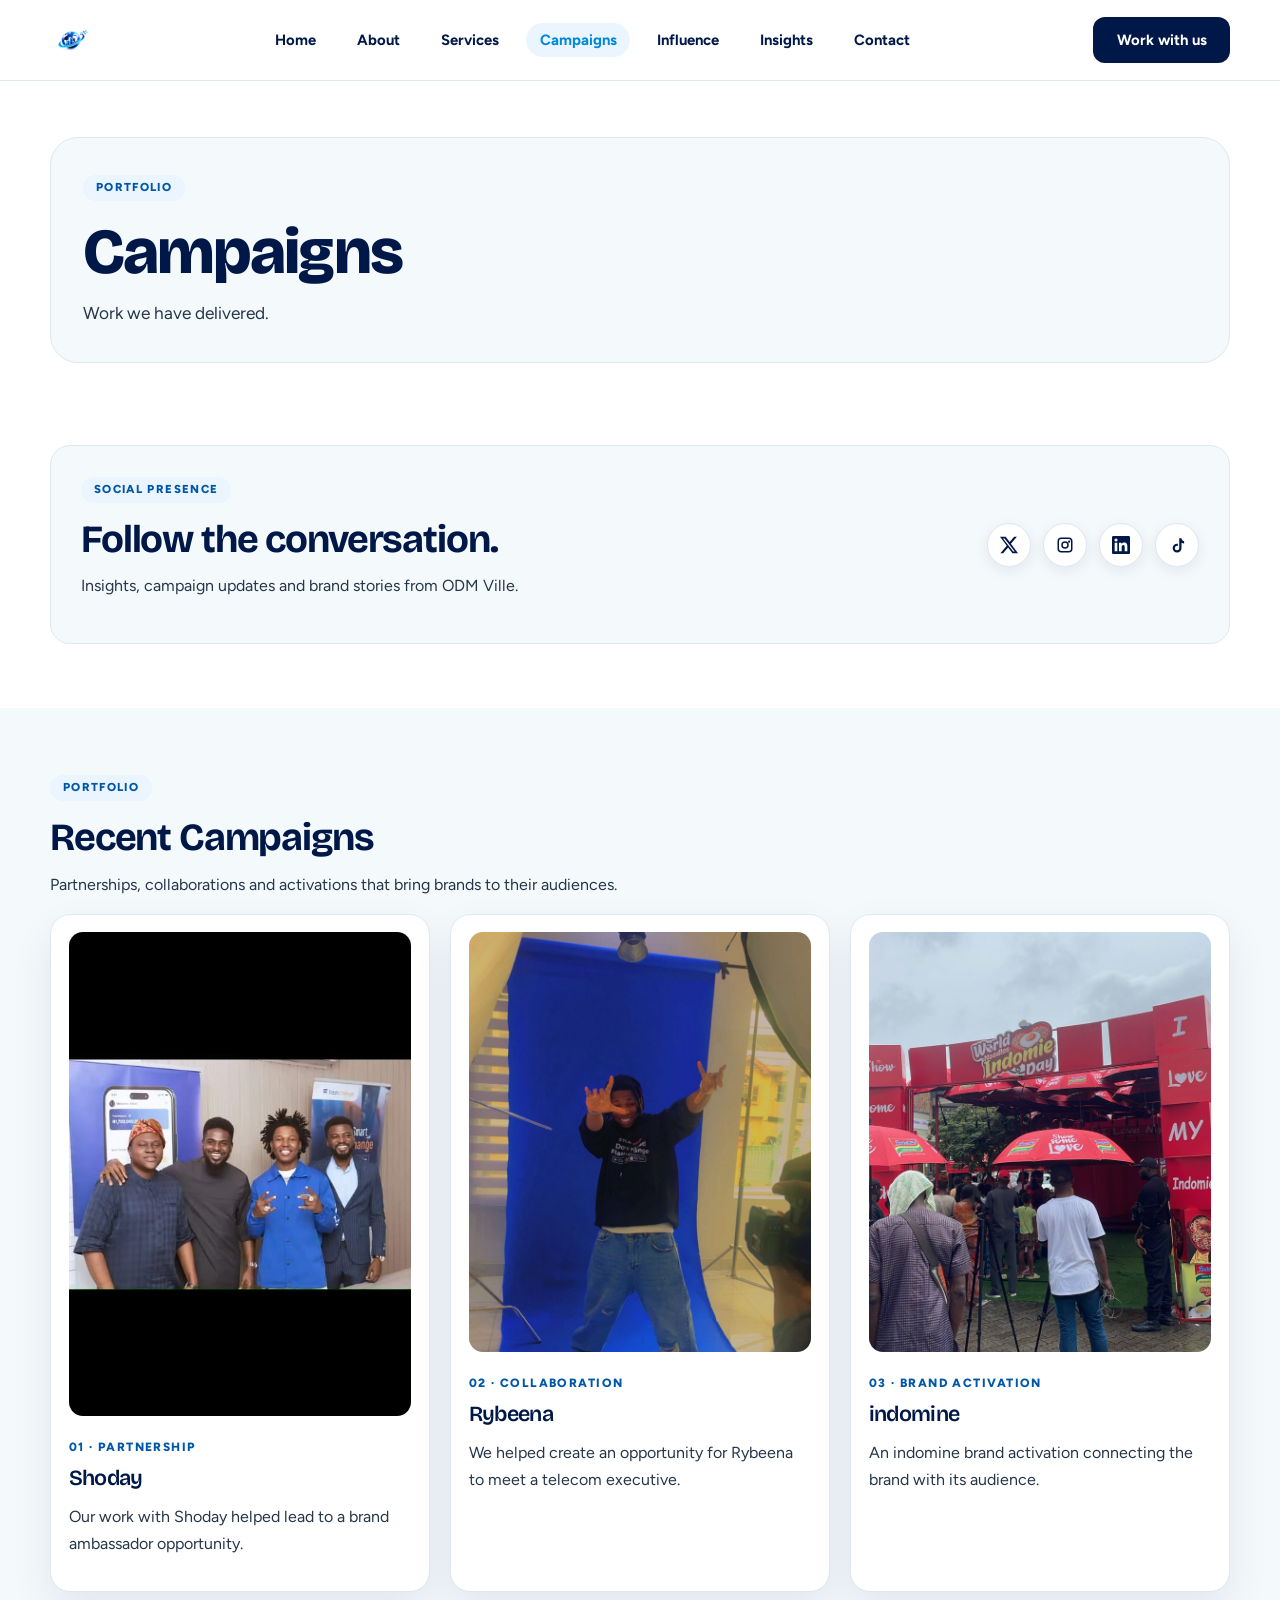
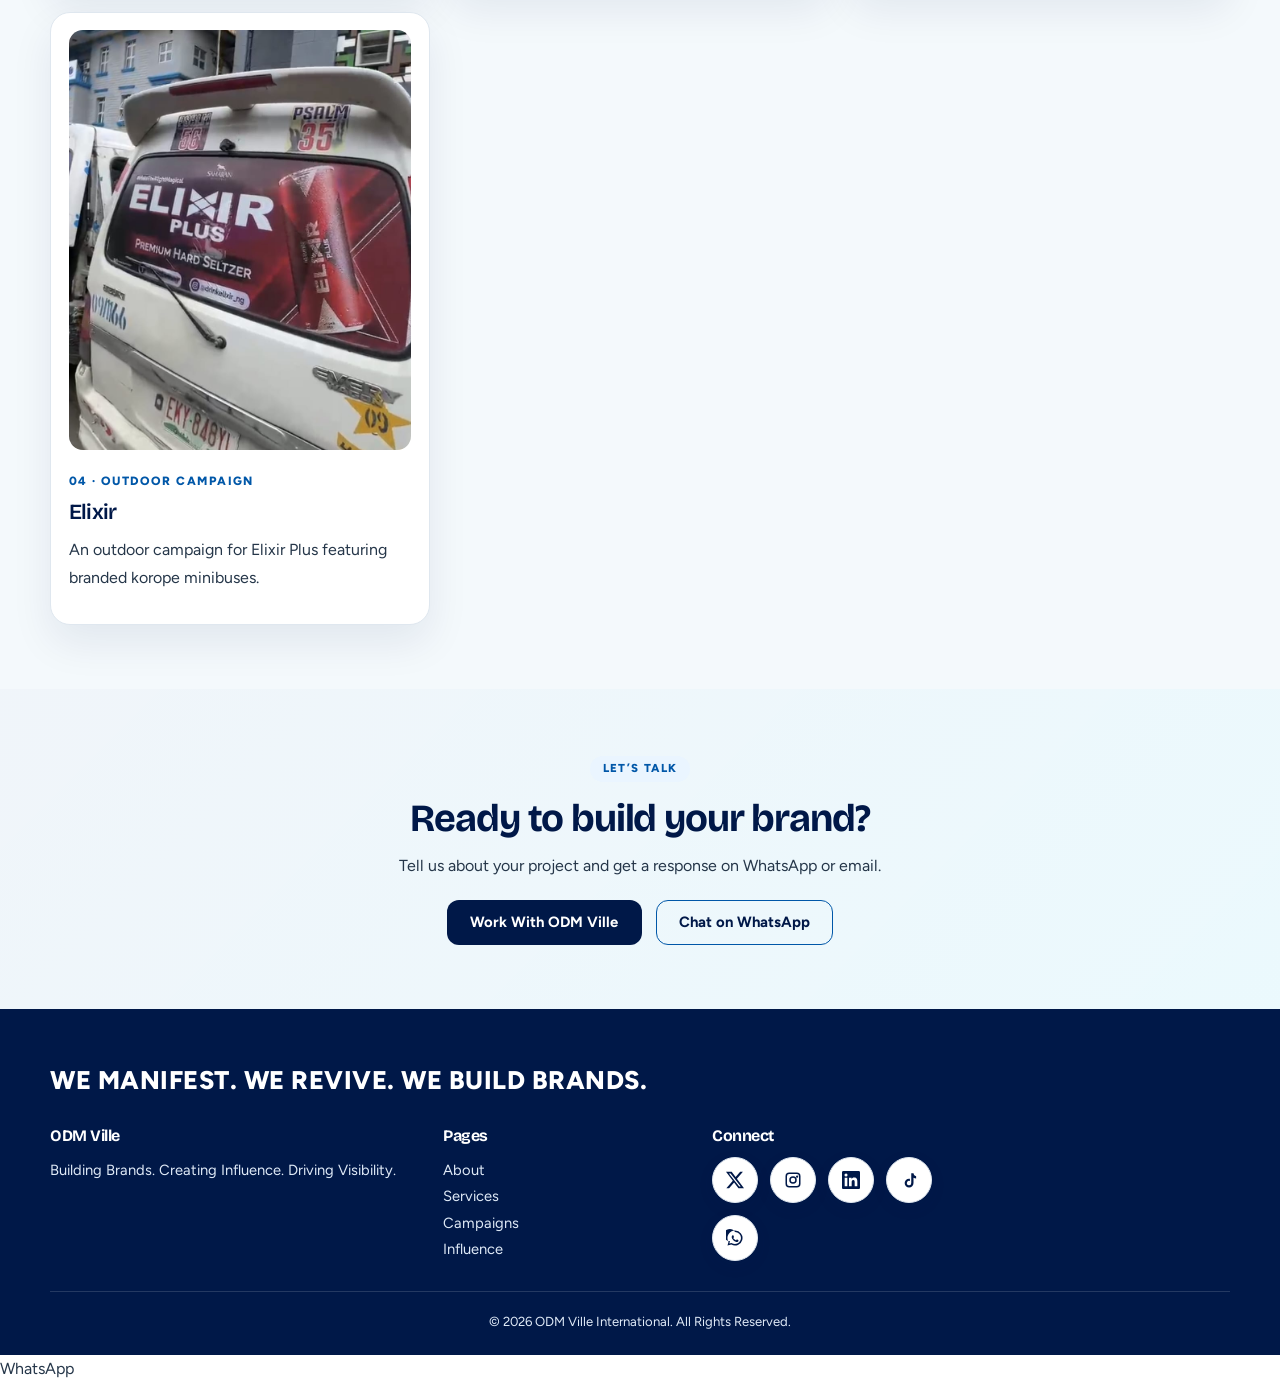
<file: campaigns.html>
<!doctype html>
<html lang="en">
  <head>
    <meta charset="utf-8" />
    <meta name="viewport" content="width=device-width,initial-scale=1" />
    <title>Campaigns | ODM Ville</title>
    <meta
      name="description"
      content="Recent partnership, collaboration, brand activation and outdoor campaigns from ODM Ville."
    />
    <meta property="og:title" content="Campaigns | ODM Ville" />
    <meta
      property="og:description"
      content="Recent partnership, collaboration, brand activation and outdoor campaigns from ODM Ville."
    />
    <meta property="og:type" content="website" />
    <meta property="og:image" content="images/og-share.jpg" />
    <link
      href="https://fonts.googleapis.com/css2?family=Bricolage+Grotesque:wght@700;800&family=Figtree:wght@400;500;600;700;800&display=swap"
      rel="stylesheet"
    />
    <link rel="stylesheet" href="css/style.css" />
    <link rel="stylesheet" href="css/mainstyle.css" />
    <script>
      document.documentElement.classList.add("js");
    </script>
    <script type="application/ld+json">
      {
        "@context": "https://schema.org",
        "@type": "Organization",
        "name": "ODM Ville",
        "founder": "ODM Ville",
        "sameAs": ["https://x.com/stilldey4u"]
      }
    </script>
  </head>
  <body>
    <header class="top">
      <div class="pill">
        <a class="logo" href="index.html" aria-label="ODM Ville home">
          <img src="images/odm-ville-logo.webp" alt="ODM Ville logo" />
          <span>ODM Ville</span> </a
        ><button class="burger" aria-expanded="false" aria-label="Menu">
          Menu
        </button>
        <nav aria-label="Main">
          <ul>
            <li><a href="index.html">Home</a></li>
            <li><a href="about.html">About</a></li>
            <li><a href="services.html">Services</a></li>
            <li><a href="campaigns.html" aria-current="page">Campaigns</a></li>
            <li><a href="influence.html">Influence</a></li>
            <li><a href="blog.html">Insights</a></li>
            <li><a href="contact.html">Contact</a></li>
          </ul>
        </nav>
        <a class="btn sm" href="contact.html">Work with us</a>
      </div>
    </header>
    <main>
      <div class="phead">
        <div class="wrap">
          <span class="eyebrow">Portfolio</span>
          <h1>Campaigns</h1>
          <p>Work we have delivered.</p>
        </div>
      </div>
      <section>
        <div class="wrap social-presence">
          <div class="social-presence__copy">
            <span class="eyebrow">Social presence</span>
            <h2>Follow the conversation.</h2>
            <p>Insights, campaign updates and brand stories from ODM Ville.</p>
          </div>
          <div class="social-links" aria-label="Social media">
            <a class="social-link" href="#" aria-label="X">
              <svg viewBox="0 0 24 24" aria-hidden="true">
                <path
                  d="M18.9 1.15h3.68l-8.04 9.19L24 22.85h-7.41l-5.8-7.58-6.64 7.58H.47l8.6-9.83L0 1.15h7.59l5.24 6.93zm-1.29 19.49h2.04L6.09 3.24H3.9z"
                />
              </svg>
            </a>
            <a class="social-link" href="#" aria-label="Instagram">
              <svg viewBox="0 0 24 24" aria-hidden="true">
                <path
                  d="M7 2h10a5 5 0 0 1 5 5v10a5 5 0 0 1-5 5H7a5 5 0 0 1-5-5V7a5 5 0 0 1 5-5m0 2a3 3 0 0 0-3 3v10a3 3 0 0 0 3 3h10a3 3 0 0 0 3-3V7a3 3 0 0 0-3-3zm5 3a5 5 0 1 1 0 10 5 5 0 0 1 0-10m0 2a3 3 0 1 0 0 6 3 3 0 0 0 0-6m5.5-3a1.5 1.5 0 1 1 0 3 1.5 1.5 0 0 1 0-3"
                />
              </svg>
            </a>
            <a class="social-link" href="#" aria-label="LinkedIn">
              <svg viewBox="0 0 24 24" aria-hidden="true">
                <path
                  d="M20.45 20.45h-3.55v-5.57c0-1.33-.03-3.04-1.85-3.04-1.85 0-2.14 1.45-2.14 2.94v5.67H9.35V9h3.41v1.56h.05c.48-.9 1.64-1.85 3.37-1.85 3.6 0 4.27 2.37 4.27 5.46zM5.34 7.43a2.06 2.06 0 1 1 0-4.12 2.06 2.06 0 0 1 0 4.12M7.12 20.45H3.56V9h3.56zM22.23 0H1.77C.79 0 0 .77 0 1.72v20.56C0 23.23.79 24 1.77 24h20.46c.98 0 1.77-.77 1.77-1.72V1.72C24 .77 23.21 0 22.23 0"
                />
              </svg>
            </a>
            <a class="social-link" href="#" aria-label="TikTok">
              <svg viewBox="0 0 24 24" aria-hidden="true">
                <path
                  d="M15 3h3c.25 2.13 1.53 3.57 3.5 4v3.08A8.2 8.2 0 0 1 18 8.9v7.2a5.9 5.9 0 1 1-5.9-5.9c.38 0 .75.04 1.1.1v3.1a2.9 2.9 0 1 0 1.8 2.7z"
                />
              </svg>
            </a>
          </div>
        </div>
      </section>
      <section class="mint">
        <div class="wrap">
          <span class="eyebrow">Portfolio</span>
          <h2>Recent Campaigns</h2>
          <p>
            Partnerships, collaborations and activations that bring brands to
            their audiences.
          </p>
          <div class="grid3">
            <article class="card">
              <img
                class="media-placeholder"
                src="images/shoday_2.jpeg"
                alt="Shoday at a brand partnership event"
                width="484"
                height="484"
                loading="lazy"
                decoding="async"
              />
              <span class="num">01 · Partnership</span>
              <h3>Shoday</h3>
              <p>
                Our work with Shoday helped lead to a brand ambassador
                opportunity.
              </p>
            </article>
            <article class="card">
              <img
                class="media-placeholder"
                src="images/rybeena.jpeg"
                alt="Rybeena at a collaboration event"
                width="720"
                height="420"
                loading="lazy"
                decoding="async"
              />
              <span class="num">02 · Collaboration</span>
              <h3>Rybeena</h3>
              <p>
                We helped create an opportunity for Rybeena to meet a telecom
                executive.
              </p>
            </article>
            <article class="card">
              <img
                class="media-placeholder"
                src="images/indomine.jpeg"
                alt="indomine brand activation event"
                width="720"
                height="420"
                loading="lazy"
                decoding="async"
              />
              <span class="num">03 · Brand activation</span>
              <h3>indomine</h3>
              <p>
                An indomine brand activation connecting the brand with its
                audience.
              </p>
            </article>
            <article class="card">
              <img
                class="media-placeholder"
                src="images/odm-ville-3.jpg"
                alt="Elixir Plus branding on a Lagos korope minibus"
                width="960"
                height="420"
                loading="lazy"
                decoding="async"
              />
              <span class="num">04 · Outdoor campaign</span>
              <h3>Elixir</h3>
              <p>
                An outdoor campaign for Elixir Plus featuring branded korope
                minibuses.
              </p>
            </article>
          </div>
        </div>
      </section>
      <section class="cta">
        <div class="wrap">
          <span class="eyebrow">Let’s talk</span>
          <h2>Ready to build your brand?</h2>
          <p>
            Tell us about your project and get a response on WhatsApp or email.
          </p>
          <div class="row">
            <a class="btn" href="contact.html">Work With ODM Ville</a
            ><a
              class="btn line"
              href="#"
              data-wa="Hello ODM Ville, I would like to discuss a project."
              >Chat on WhatsApp</a
            >
          </div>
        </div>
      </section>
    </main>
    <footer>
      <div class="wrap">
        <p class="big">WE MANIFEST. WE REVIVE. WE BUILD BRANDS.</p>
        <div class="cols">
          <div>
            <h4>ODM Ville</h4>
            <p>Building Brands. Creating Influence. Driving Visibility.</p>
          </div>
          <div>
            <h4>Pages</h4>
            <a href="about.html">About</a><a href="services.html">Services</a
            ><a href="campaigns.html">Campaigns</a
            ><a href="influence.html">Influence</a>
          </div>
          <div>
            <h4>Connect</h4>
            <div class="social-links" aria-label="Social media">
              <a class="social-link" href="#" aria-label="X"
                ><svg viewBox="0 0 24 24" aria-hidden="true">
                  <path
                    d="M18.9 1.15h3.68l-8.04 9.19L24 22.85h-7.41l-5.8-7.58-6.64 7.58H.47l8.6-9.83L0 1.15h7.59l5.24 6.93zm-1.29 19.49h2.04L6.09 3.24H3.9z"
                  /></svg></a
              ><a class="social-link" href="#" aria-label="Instagram"
                ><svg viewBox="0 0 24 24" aria-hidden="true">
                  <path
                    d="M7 2h10a5 5 0 0 1 5 5v10a5 5 0 0 1-5 5H7a5 5 0 0 1-5-5V7a5 5 0 0 1 5-5m0 2a3 3 0 0 0-3 3v10a3 3 0 0 0 3 3h10a3 3 0 0 0 3-3V7a3 3 0 0 0-3-3zm5 3a5 5 0 1 1 0 10 5 5 0 0 1 0-10m0 2a3 3 0 1 0 0 6 3 3 0 0 0 0-6m5.5-3a1.5 1.5 0 1 1 0 3 1.5 1.5 0 0 1 0-3"
                  /></svg></a
              ><a class="social-link" href="#" aria-label="LinkedIn"
                ><svg viewBox="0 0 24 24" aria-hidden="true">
                  <path
                    d="M20.45 20.45h-3.55v-5.57c0-1.33-.03-3.04-1.85-3.04-1.85 0-2.14 1.45-2.14 2.94v5.67H9.35V9h3.41v1.56h.05c.48-.9 1.64-1.85 3.37-1.85 3.6 0 4.27 2.37 4.27 5.46zM5.34 7.43a2.06 2.06 0 1 1 0-4.12 2.06 2.06 0 0 1 0 4.12M7.12 20.45H3.56V9h3.56zM22.23 0H1.77C.79 0 0 .77 0 1.72v20.56C0 23.23.79 24 1.77 24h20.46c.98 0 1.77-.77 1.77-1.72V1.72C24 .77 23.21 0 22.23 0"
                  /></svg></a
              ><a class="social-link" href="#" aria-label="TikTok"
                ><svg viewBox="0 0 24 24" aria-hidden="true">
                  <path
                    d="M15 3h3c.25 2.13 1.53 3.57 3.5 4v3.08A8.2 8.2 0 0 1 18 8.9v7.2a5.9 5.9 0 1 1-5.9-5.9c.38 0 .75.04 1.1.1v3.1a2.9 2.9 0 1 0 1.8 2.7z"
                  /></svg
              ></a>
            </div>
            <a
              href="#"
              data-wa="Hello ODM Ville, I would like to make an enquiry."
              >WhatsApp</a
            >
          </div>
        </div>
        <p class="copy">
          © <span class="yr"></span> ODM Ville International. All Rights
          Reserved.
        </p>
      </div>
    </footer>
    <a
      class="wa"
      href="#"
      data-wa="Hello ODM Ville, I would like to work with you."
      >WhatsApp</a
    >
    <script src="js/main.js"></script>
  </body>
</html>
</file>
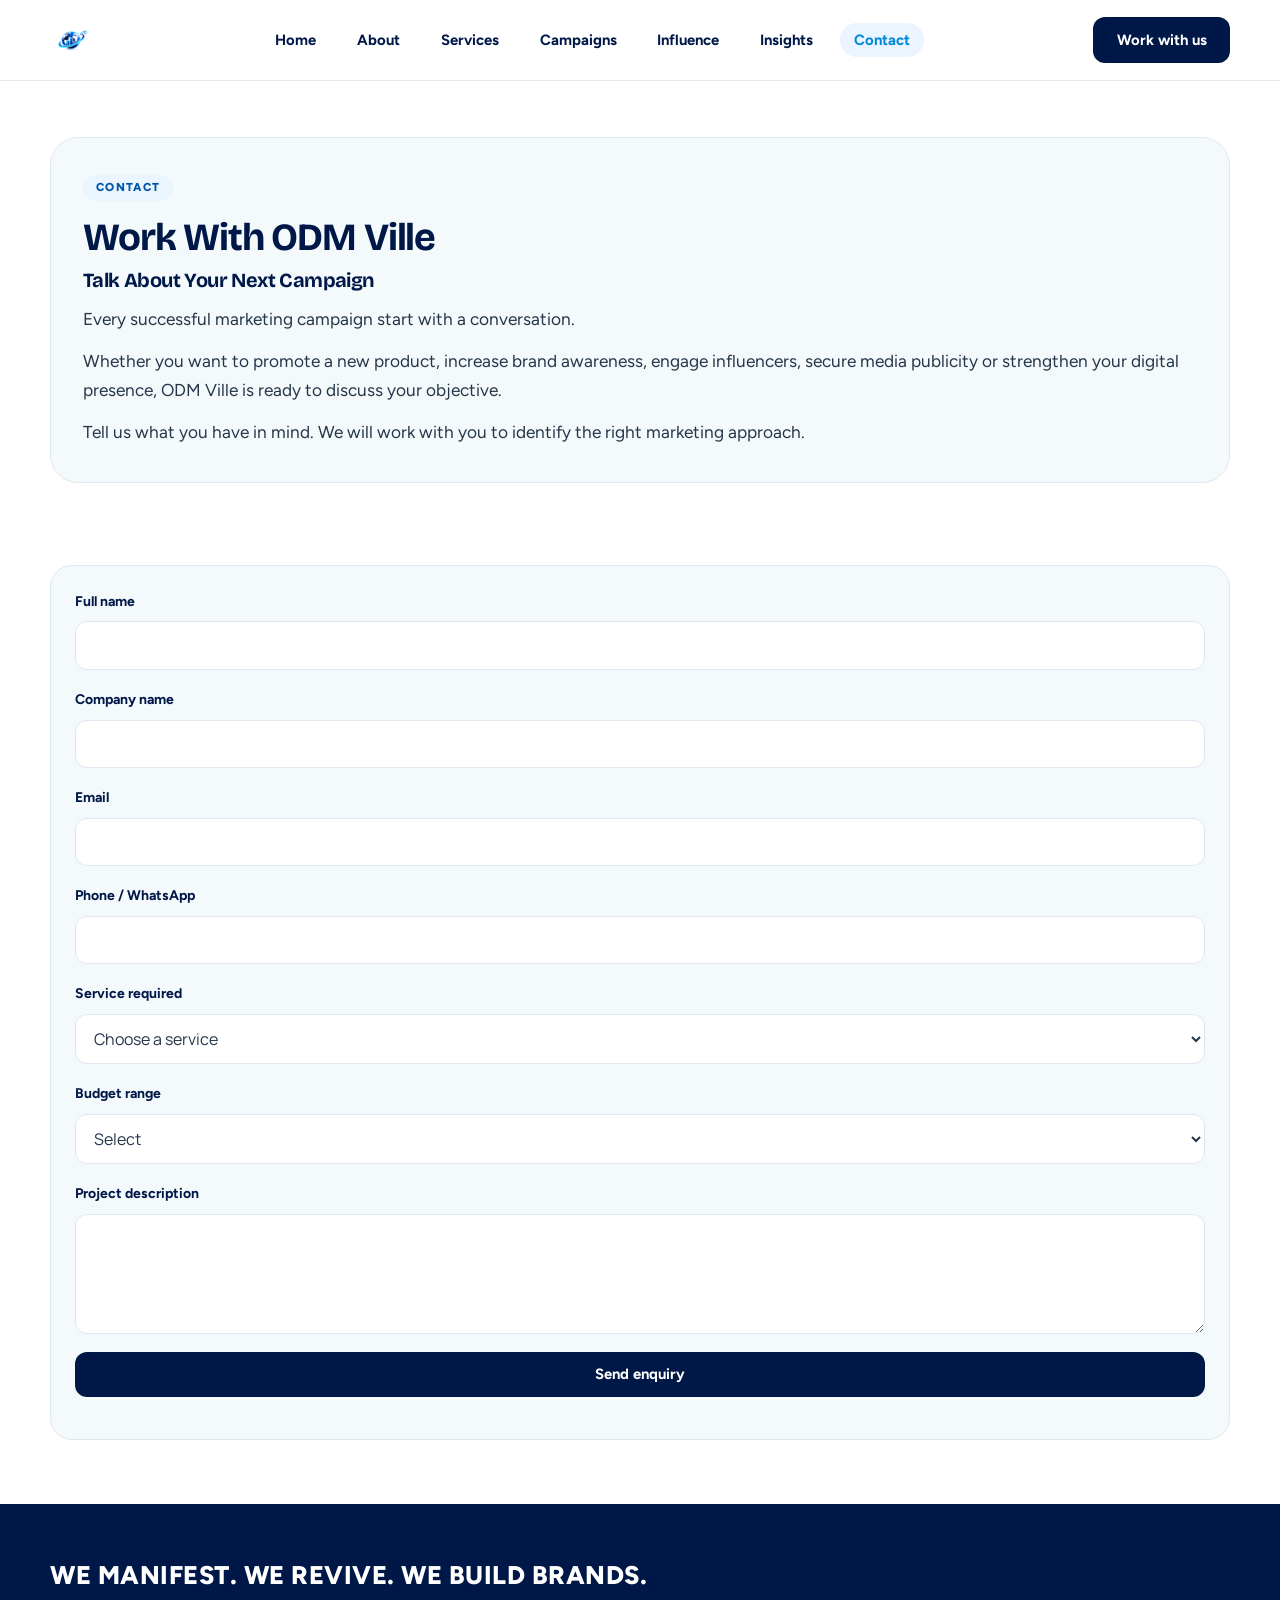
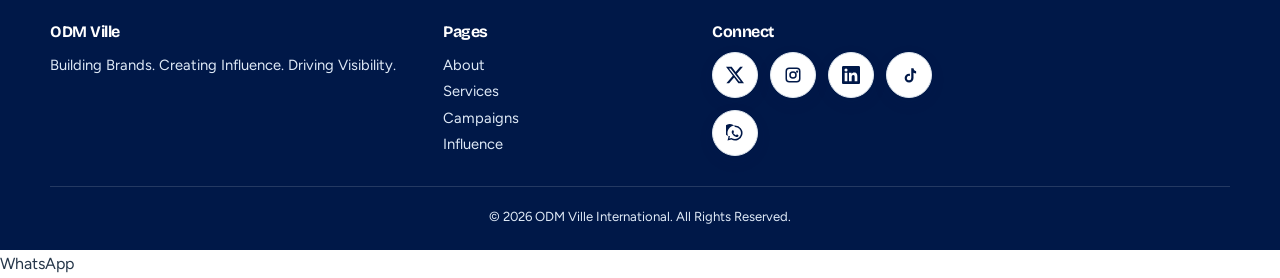
<file: contact.html>
<!doctype html>
<html lang="en">
  <head>
    <meta charset="utf-8" />
    <meta name="viewport" content="width=device-width,initial-scale=1" />
    <title>Work With ODM Ville | ODM Ville</title>
    <meta
      name="description"
      content="Send an enquiry to ODM Ville and ODM Ville."
    />
    <meta property="og:title" content="Work With ODM Ville | ODM Ville" />
    <meta
      property="og:description"
      content="Send an enquiry to ODM Ville and ODM Ville."
    />
    <meta property="og:type" content="website" />
    <meta property="og:image" content="images/og-share.jpg" />
    <link
      href="https://fonts.googleapis.com/css2?family=Bricolage+Grotesque:wght@700;800&family=Figtree:wght@400;500;600;700;800&display=swap"
      rel="stylesheet"
    />
    <link rel="stylesheet" href="css/style.css" />
    <link rel="stylesheet" href="css/mainstyle.css" />
    <script>
      document.documentElement.classList.add("js");
    </script>
    <script type="application/ld+json">
      {
        "@context": "https://schema.org",
        "@type": "Organization",
        "name": "ODM Ville",
        "founder": "ODM Ville",
        "sameAs": ["https://x.com/stilldey4u"]
      }
    </script>
  </head>
  <body>
    <header class="top">
      <div class="pill">
        <a class="logo" href="index.html" aria-label="ODM Ville home">
          <img src="images/odm-ville-logo.webp" alt="ODM Ville logo" />
          <span>ODM Ville</span>
        </a
        ><button class="burger" aria-expanded="false" aria-label="Menu">
          Menu
        </button>
        <nav aria-label="Main">
          <ul>
            <li><a href="index.html">Home</a></li>
            <li><a href="about.html">About</a></li>
            <li><a href="services.html">Services</a></li>
            <li><a href="campaigns.html">Campaigns</a></li>
            <li><a href="influence.html">Influence</a></li>
            <li><a href="blog.html">Insights</a></li>
            <li><a href="contact.html" aria-current="page">Contact</a></li>
          </ul>
        </nav>
        <a class="btn sm" href="contact.html">Work with us</a>
      </div>
    </header>
    <main>
      <div class="phead">
        <div class="wrap">
          <span class="eyebrow">Contact</span>
          <h2>Work With ODM Ville</h2>
          <h4>Talk About Your Next Campaign</h4>
          <p>Every successful marketing campaign start with a conversation.</p>
          <p>
            Whether you want to promote a new product, increase brand awareness,
            engage influencers, secure media publicity or strengthen your digital
            presence, ODM Ville is ready to discuss your objective.
          </p>
          <p>
            Tell us what you have in mind. We will work with you to identify the
            right marketing approach.
          </p>
        </div>
      </div>
      <section>
        <div class="wrap">
          <form id="enquiry" novalidate>
            <div>
              <label
                >Full name<input
                  type="text"
                  name="name"
                  required
                  value="" /></label
              ><span class="err"></span>
            </div>
            <div>
              <label
                >Company name<input
                  type="text"
                  name="company"
                  value="" /></label
              ><span class="err"></span>
            </div>
            <div>
              <label
                >Email<input
                  type="email"
                  name="email"
                  required
                  value="" /></label
              ><span class="err"></span>
            </div>
            <div>
              <label
                >Phone / WhatsApp<input
                  type="tel"
                  name="phone"
                  required
                  value="" /></label
              ><span class="err"></span>
            </div>
            <div>
              <label
                >Service required<select name="service" required>
                  <option value="">Choose a service</option>
                  <option>Digital marketing</option>
                  <option>Influencer marketing</option>
                  <option>Brand publicity</option>
                  <option>Social media management</option>
                  <option>Public relations</option>
                  <option>Product promotion</option>
                  <option>Personal brand development</option>
                  <option>Other business enquiry</option>
                </select></label
              ><span class="err"></span>
            </div>
            <div>
              <label
                >Budget range<select name="budget">
                  <option value="">Select</option>
                  <option>Under ₦200,000</option>
                  <option>₦200,000 – ₦500,000</option>
                  <option>₦500,000 – ₦1,000,000</option>
                  <option>Above ₦1,000,000</option>
                  <option>Not sure yet</option>
                </select></label
              >
            </div>
            <div>
              <label
                >Project description<textarea
                  name="details"
                  rows="4"
                  required
                ></textarea></label
              ><span class="err"></span>
            </div>
            <input
              class="hp"
              name="website"
              tabindex="-1"
              autocomplete="off"
              aria-hidden="true"
            /><button class="btn" type="submit">Send enquiry</button>
            <p id="fmsg" aria-live="polite"></p>
          </form>
        </div>
      </section>
    </main>
    <footer>
      <div class="wrap">
        <p class="big">WE MANIFEST. WE REVIVE. WE BUILD BRANDS.</p>
        <div class="cols">
          <div>
            <h4>ODM Ville</h4>
            <p>Building Brands. Creating Influence. Driving Visibility.</p>
          </div>
          <div>
            <h4>Pages</h4>
            <a href="about.html">About</a>
            <a href="services.html">Services</a
            ><a href="campaigns.html">Campaigns</a>
            <a href="influence.html">Influence</a>
          </div>
          <div>
            <h4>Connect</h4>
            <div class="social-links" aria-label="Social media">
              <a class="social-link" href="#" aria-label="X">
                <svg viewBox="0 0 24 24" aria-hidden="true">
                  <path
                    d="M18.9 1.15h3.68l-8.04 9.19L24 22.85h-7.41l-5.8-7.58-6.64 7.58H.47l8.6-9.83L0 1.15h7.59l5.24 6.93zm-1.29 19.49h2.04L6.09 3.24H3.9z"
                  />
                </svg>
              </a>
              <a class="social-link" href="#" aria-label="Instagram">
                <svg viewBox="0 0 24 24" aria-hidden="true">
                  <path
                    d="M7 2h10a5 5 0 0 1 5 5v10a5 5 0 0 1-5 5H7a5 5 0 0 1-5-5V7a5 5 0 0 1 5-5m0 2a3 3 0 0 0-3 3v10a3 3 0 0 0 3 3h10a3 3 0 0 0 3-3V7a3 3 0 0 0-3-3zm5 3a5 5 0 1 1 0 10 5 5 0 0 1 0-10m0 2a3 3 0 1 0 0 6 3 3 0 0 0 0-6m5.5-3a1.5 1.5 0 1 1 0 3 1.5 1.5 0 0 1 0-3"
                  />
                </svg>
              </a>
              <a class="social-link" href="#" aria-label="LinkedIn">
                <svg viewBox="0 0 24 24" aria-hidden="true">
                  <path
                    d="M20.45 20.45h-3.55v-5.57c0-1.33-.03-3.04-1.85-3.04-1.85 0-2.14 1.45-2.14 2.94v5.67H9.35V9h3.41v1.56h.05c.48-.9 1.64-1.85 3.37-1.85 3.6 0 4.27 2.37 4.27 5.46zM5.34 7.43a2.06 2.06 0 1 1 0-4.12 2.06 2.06 0 0 1 0 4.12M7.12 20.45H3.56V9h3.56zM22.23 0H1.77C.79 0 0 .77 0 1.72v20.56C0 23.23.79 24 1.77 24h20.46c.98 0 1.77-.77 1.77-1.72V1.72C24 .77 23.21 0 22.23 0"
                  />
                </svg>
              </a>
              <a class="social-link" href="#" aria-label="TikTok">
                <svg viewBox="0 0 24 24" aria-hidden="true">
                  <path
                    d="M15 3h3c.25 2.13 1.53 3.57 3.5 4v3.08A8.2 8.2 0 0 1 18 8.9v7.2a5.9 5.9 0 1 1-5.9-5.9c.38 0 .75.04 1.1.1v3.1a2.9 2.9 0 1 0 1.8 2.7z"
                  />
                </svg>
              </a>
              <a
                class="social-link"
                href="#"
                aria-label="WhatsApp"
                data-wa="Hello ODM Ville, I would like to make an enquiry."
              >
                <svg viewBox="0 0 24 24" aria-hidden="true">
                  <path
                    d="M12 2a10 10 0 0 0-8.6 15.1L2 22l5.1-1.3A10 10 0 1 0 12 2zm0 2a8 8 0 0 1 0 16 8 8 0 0 1-4.1-1.1l-.5-.3-3 .8.8-2.9-.3-.5A8 8 0 1 1 12 4zm4.4 10.8c-.2-.1-1.4-.7-1.6-.8s-.4-.1-.5.1-.6.7-.7.8-.3.2-.5.1a6.6 6.6 0 0 1-1.9-1.2 7.1 7.1 0 0 1-1.3-1.6c-.1-.2 0-.3.1-.4l.4-.4.2-.4v-.4c0-.1-.5-1.3-.7-1.8-.2-.4-.4-.4-.5-.4h-.4c-.2 0-.4.1-.6.3-.2.2-.8.8-.8 2s.8 2.3.9 2.5c.1.2 1.6 2.5 3.8 3.5.5.2.9.4 1.3.5.5.2 1 .1 1.4.1.4-.1 1.3-.5 1.5-1 .2-.5.2-.9.1-1 0-.1-.2-.2-.4-.3z"
                  />
                </svg>
              </a>
            </div>
          </div>
        </div>
        <p class="copy">
          © <span class="yr"></span> ODM Ville International. All Rights Reserved.
        </p>
      </div>
    </footer>
    <a
      class="wa"
      href="#"
      data-wa="Hello ODM Ville, I would like to work with you."
      >WhatsApp</a
    >
    <script src="js/main.js"></script>
  </body>
</html>
</file>
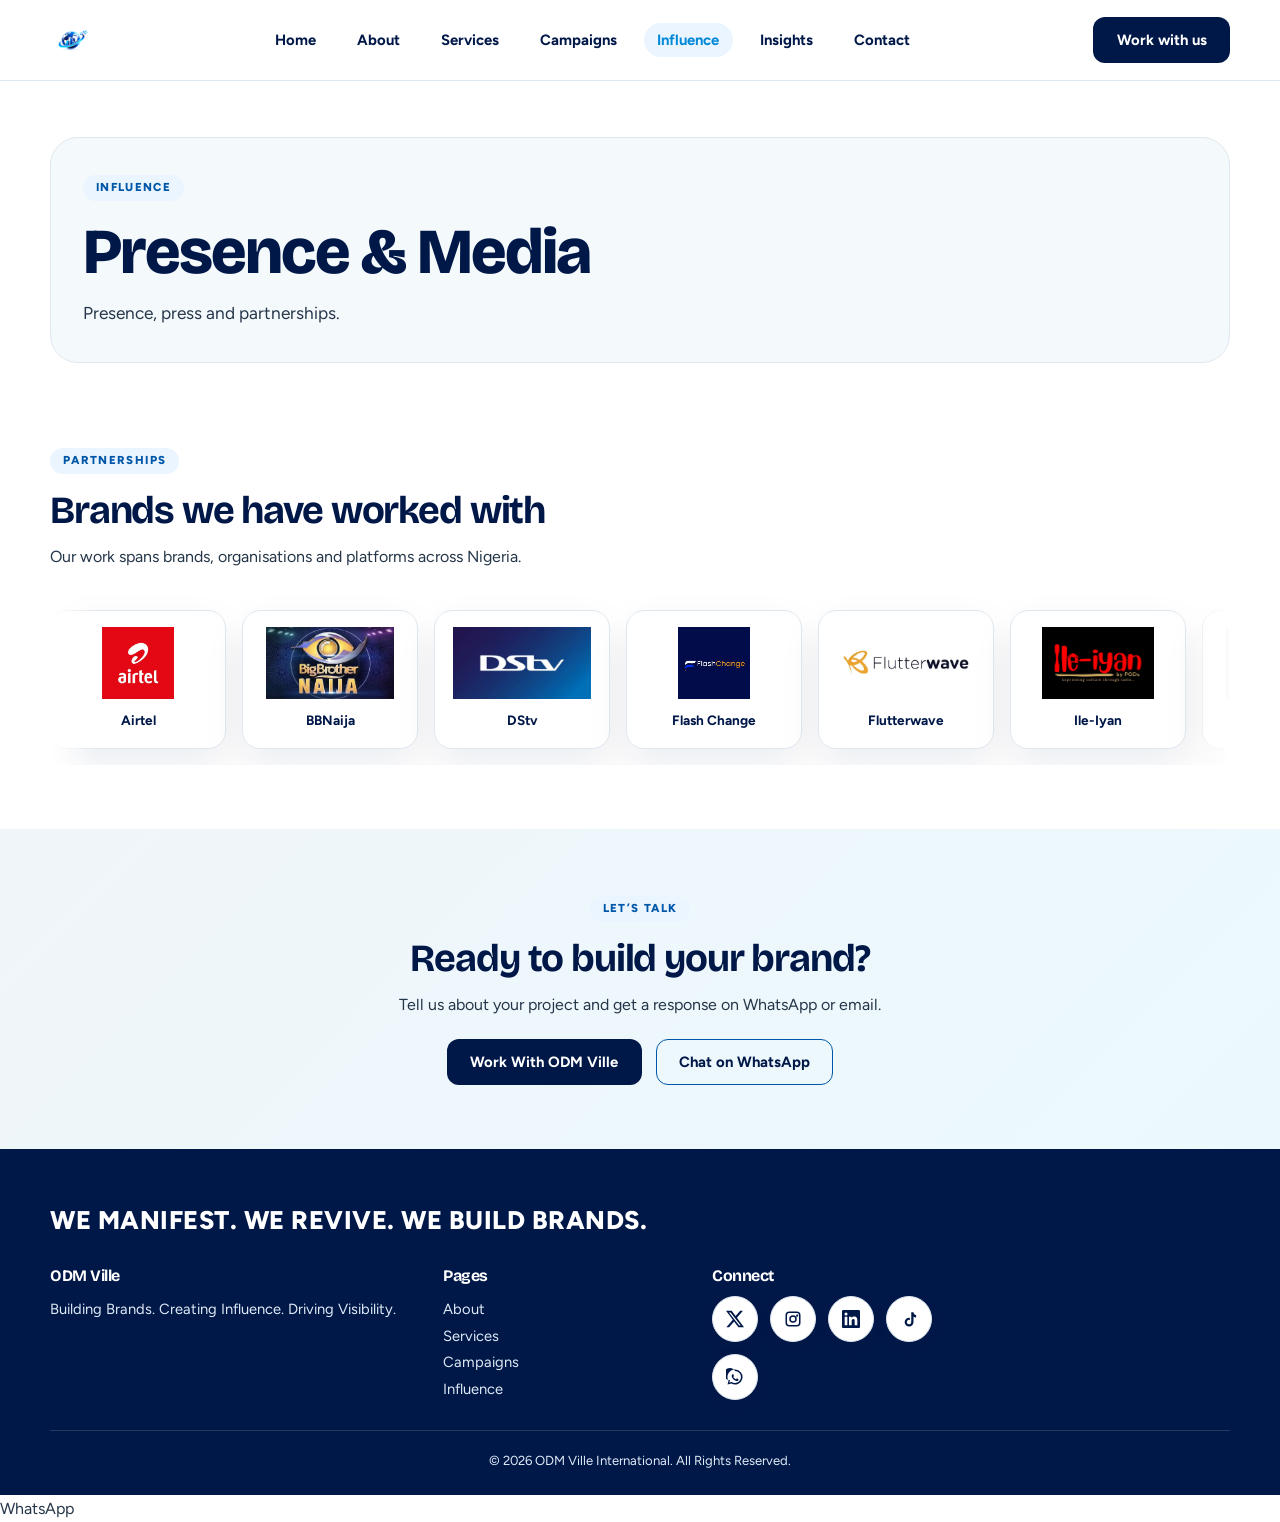
<file: influence.html>
<!doctype html>
<html lang="en">
  <head>
    <meta charset="utf-8" />
    <meta name="viewport" content="width=device-width,initial-scale=1" />
    <title>Influence | ODM Ville</title>
    <meta
      name="description"
      content="Brand partnerships and collaborations from ODM Ville."
    />
    <meta property="og:title" content="Influence | ODM Ville" />
    <meta
      property="og:description"
      content="Brand partnerships and collaborations from ODM Ville."
    />
    <meta property="og:type" content="website" />
    <meta property="og:image" content="images/og-share.jpg" />
    <link
      href="https://fonts.googleapis.com/css2?family=Bricolage+Grotesque:wght@700;800&family=Figtree:wght@400;500;600;700;800&display=swap"
      rel="stylesheet"
    />
    <link rel="stylesheet" href="css/style.css" />
    <link rel="stylesheet" href="css/mainstyle.css" />
    <script>
      document.documentElement.classList.add("js");
    </script>
    <script type="application/ld+json">
      {
        "@context": "https://schema.org",
        "@type": "Organization",
        "name": "ODM Ville",
        "founder": "ODM Ville",
        "sameAs": ["https://x.com/stilldey4u"]
      }
    </script>
  </head>
  <body>
    <header class="top">
      <div class="pill">
        <a class="logo" href="index.html" aria-label="ODM Ville home">
          <img src="images/odm-ville-logo.webp" alt="ODM Ville logo" />
          <span>ODM Ville</span>
        </a
        ><button class="burger" aria-expanded="false" aria-label="Menu">
          Menu
        </button>
        <nav aria-label="Main">
          <ul>
            <li><a href="index.html">Home</a></li>
            <li><a href="about.html">About</a></li>
            <li><a href="services.html">Services</a></li>
            <li><a href="campaigns.html">Campaigns</a></li>
            <li><a href="influence.html" aria-current="page">Influence</a></li>
            <li><a href="blog.html">Insights</a></li>
            <li><a href="contact.html">Contact</a></li>
          </ul>
        </nav>
        <a class="btn sm" href="contact.html">Work with us</a>
      </div>
    </header>
    <main>
      <div class="phead">
        <div class="wrap">
          <span class="eyebrow">Influence</span>
          <h1>Presence & Media</h1>
          <p>Presence, press and partnerships.</p>
        </div>
      </div>
      <section>
        <div class="wrap">
          <span class="eyebrow">Partnerships</span>
          <h2>Brands we have worked with</h2>
          <p>
            Our work spans brands, organisations and platforms across Nigeria.
          </p>
          <div
            class="campaign-strip"
            role="region"
            aria-label="Brand partnerships"
          >
            <div class="campaign-track" data-campaign-track>
              <div class="campaign-track__group">
                <figure class="campaign-item">
                  <img
                    src="images/partnership/airtel.webp"
                    alt=""
                    loading="lazy"
                  />
                  <figcaption>Airtel</figcaption>
                </figure>
                <figure class="campaign-item">
                  <img
                    src="images/partnership/bbnaija.webp"
                    alt=""
                    loading="lazy"
                  />
                  <figcaption>BBNaija</figcaption>
                </figure>
                <figure class="campaign-item">
                  <img
                    src="images/partnership/dstv.webp"
                    alt=""
                    loading="lazy"
                  />
                  <figcaption>DStv</figcaption>
                </figure>
                <figure class="campaign-item">
                  <img
                    src="images/partnership/flash-change.webp"
                    alt=""
                    loading="lazy"
                  />
                  <figcaption>Flash Change</figcaption>
                </figure>
                <figure class="campaign-item">
                  <img
                    src="images/partnership/flutterwave.webp"
                    alt=""
                    loading="lazy"
                  />
                  <figcaption>Flutterwave</figcaption>
                </figure>
                <figure class="campaign-item">
                  <img
                    src="images/partnership/ile-iyan.webp"
                    alt=""
                    loading="lazy"
                  />
                  <figcaption>Ile-Iyan</figcaption>
                </figure>
                <figure class="campaign-item">
                  <img
                    src="images/partnership/inec.webp"
                    alt=""
                    loading="lazy"
                  />
                  <figcaption>INEC</figcaption>
                </figure>
                <figure class="campaign-item">
                  <img
                    src="images/partnership/jumia.webp"
                    alt=""
                    loading="lazy"
                  />
                  <figcaption>Jumia</figcaption>
                </figure>
                <figure class="campaign-item">
                  <img
                    src="images/partnership/kucoin.webp"
                    alt=""
                    loading="lazy"
                  />
                  <figcaption>KuCoin</figcaption>
                </figure>
                <figure class="campaign-item">
                  <img
                    src="images/partnership/mtn.webp"
                    alt=""
                    loading="lazy"
                  />
                  <figcaption>MTN</figcaption>
                </figure>
                <figure class="campaign-item">
                  <img
                    src="images/partnership/nimc.webp"
                    alt=""
                    loading="lazy"
                  />
                  <figcaption>NIMC</figcaption>
                </figure>
                <figure class="campaign-item">
                  <img
                    src="images/partnership/wikipedia.webp"
                    alt=""
                    loading="lazy"
                  />
                  <figcaption>Wikipedia</figcaption>
                </figure>
                <figure class="campaign-item">
                  <img
                    src="images/partnership/youtube.webp"
                    alt=""
                    loading="lazy"
                  />
                  <figcaption>YouTube</figcaption>
                </figure>
              </div>
            </div>
          </div>
        </div>
      </section>
      <section class="cta">
        <div class="wrap">
          <span class="eyebrow">Let’s talk</span>
          <h2>Ready to build your brand?</h2>
          <p>
            Tell us about your project and get a response on WhatsApp or email.
          </p>
          <div class="row">
            <a class="btn" href="contact.html">Work With ODM Ville</a
            ><a
              class="btn line"
              href="#"
              data-wa="Hello ODM Ville, I would like to discuss a project."
              >Chat on WhatsApp</a
            >
          </div>
        </div>
      </section>
    </main>
    <footer>
      <div class="wrap">
        <p class="big">WE MANIFEST. WE REVIVE. WE BUILD BRANDS.</p>
        <div class="cols">
          <div>
            <h4>ODM Ville</h4>
            <p>Building Brands. Creating Influence. Driving Visibility.</p>
          </div>
          <div>
            <h4>Pages</h4>
            <a href="about.html">About</a
            ><a href="services.html">Services</a
            ><a href="campaigns.html">Campaigns</a
            ><a href="influence.html">Influence</a>
          </div>
          <div>
            <h4>Connect</h4>
            <div class="social-links" aria-label="Social media">
              <a class="social-link" href="#" aria-label="X">
                <svg viewBox="0 0 24 24" aria-hidden="true">
                  <path
                    d="M18.9 1.15h3.68l-8.04 9.19L24 22.85h-7.41l-5.8-7.58-6.64 7.58H.47l8.6-9.83L0 1.15h7.59l5.24 6.93zm-1.29 19.49h2.04L6.09 3.24H3.9z"
                  />
                </svg>
              </a>
              <a class="social-link" href="#" aria-label="Instagram">
                <svg viewBox="0 0 24 24" aria-hidden="true">
                  <path
                    d="M7 2h10a5 5 0 0 1 5 5v10a5 5 0 0 1-5 5H7a5 5 0 0 1-5-5V7a5 5 0 0 1 5-5m0 2a3 3 0 0 0-3 3v10a3 3 0 0 0 3 3h10a3 3 0 0 0 3-3V7a3 3 0 0 0-3-3zm5 3a5 5 0 1 1 0 10 5 5 0 0 1 0-10m0 2a3 3 0 1 0 0 6 3 3 0 0 0 0-6m5.5-3a1.5 1.5 0 1 1 0 3 1.5 1.5 0 0 1 0-3"
                  />
                </svg>
              </a>
              <a class="social-link" href="#" aria-label="LinkedIn">
                <svg viewBox="0 0 24 24" aria-hidden="true">
                  <path
                    d="M20.45 20.45h-3.55v-5.57c0-1.33-.03-3.04-1.85-3.04-1.85 0-2.14 1.45-2.14 2.94v5.67H9.35V9h3.41v1.56h.05c.48-.9 1.64-1.85 3.37-1.85 3.6 0 4.27 2.37 4.27 5.46zM5.34 7.43a2.06 2.06 0 1 1 0-4.12 2.06 2.06 0 0 1 0 4.12M7.12 20.45H3.56V9h3.56zM22.23 0H1.77C.79 0 0 .77 0 1.72v20.56C0 23.23.79 24 1.77 24h20.46c.98 0 1.77-.77 1.77-1.72V1.72C24 .77 23.21 0 22.23 0"
                  />
                </svg>
              </a>
              <a class="social-link" href="#" aria-label="TikTok">
                <svg viewBox="0 0 24 24" aria-hidden="true">
                  <path
                    d="M15 3h3c.25 2.13 1.53 3.57 3.5 4v3.08A8.2 8.2 0 0 1 18 8.9v7.2a5.9 5.9 0 1 1-5.9-5.9c.38 0 .75.04 1.1.1v3.1a2.9 2.9 0 1 0 1.8 2.7z"
                  />
                </svg>
              </a>
              <a
                class="social-link"
                href="#"
                aria-label="WhatsApp"
                data-wa="Hello ODM Ville, I would like to make an enquiry."
              >
                <svg viewBox="0 0 24 24" aria-hidden="true">
                  <path
                    d="M12 2a10 10 0 0 0-8.6 15.1L2 22l5.1-1.3A10 10 0 1 0 12 2zm0 2a8 8 0 0 1 0 16 8 8 0 0 1-4.1-1.1l-.5-.3-3 .8.8-2.9-.3-.5A8 8 0 1 1 12 4zm4.4 10.8c-.2-.1-1.4-.7-1.6-.8s-.4-.1-.5.1-.6.7-.7.8-.3.2-.5.1a6.6 6.6 0 0 1-1.9-1.2 7.1 7.1 0 0 1-1.3-1.6c-.1-.2 0-.3.1-.4l.4-.4.2-.4v-.4c0-.1-.5-1.3-.7-1.8-.2-.4-.4-.4-.5-.4h-.4c-.2 0-.4.1-.6.3-.2.2-.8.8-.8 2s.8 2.3.9 2.5c.1.2 1.6 2.5 3.8 3.5.5.2.9.4 1.3.5.5.2 1 .1 1.4.1.4-.1 1.3-.5 1.5-1 .2-.5.2-.9.1-1 0-.1-.2-.2-.4-.3z"
                  />
                </svg>
              </a>
            </div>
          </div>
        </div>
        <p class="copy">
          © <span class="yr"></span> ODM Ville International. All Rights Reserved.
        </p>
      </div>
    </footer>
    <a
      class="wa"
      href="#"
      data-wa="Hello ODM Ville, I would like to work with you."
      >WhatsApp</a
    >
    <script src="js/main.js"></script>
  </body>
</html>
</file>
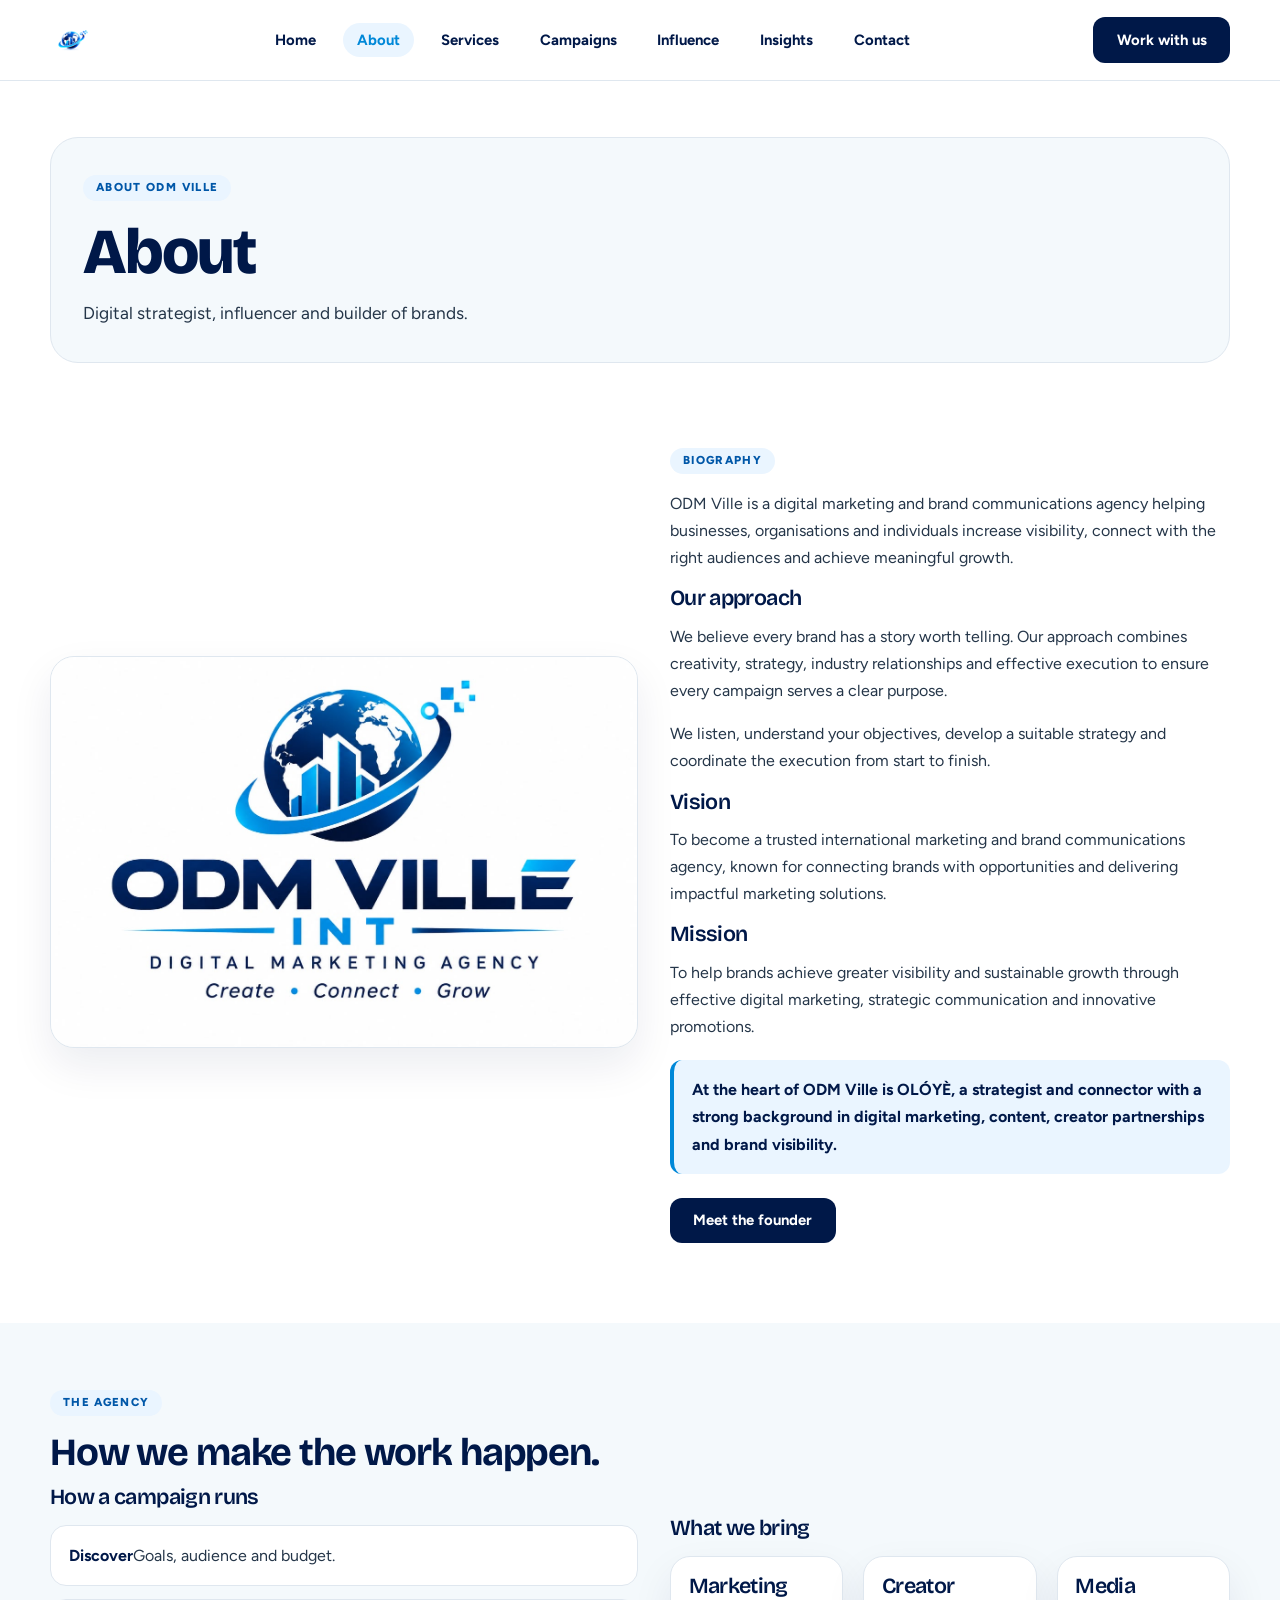
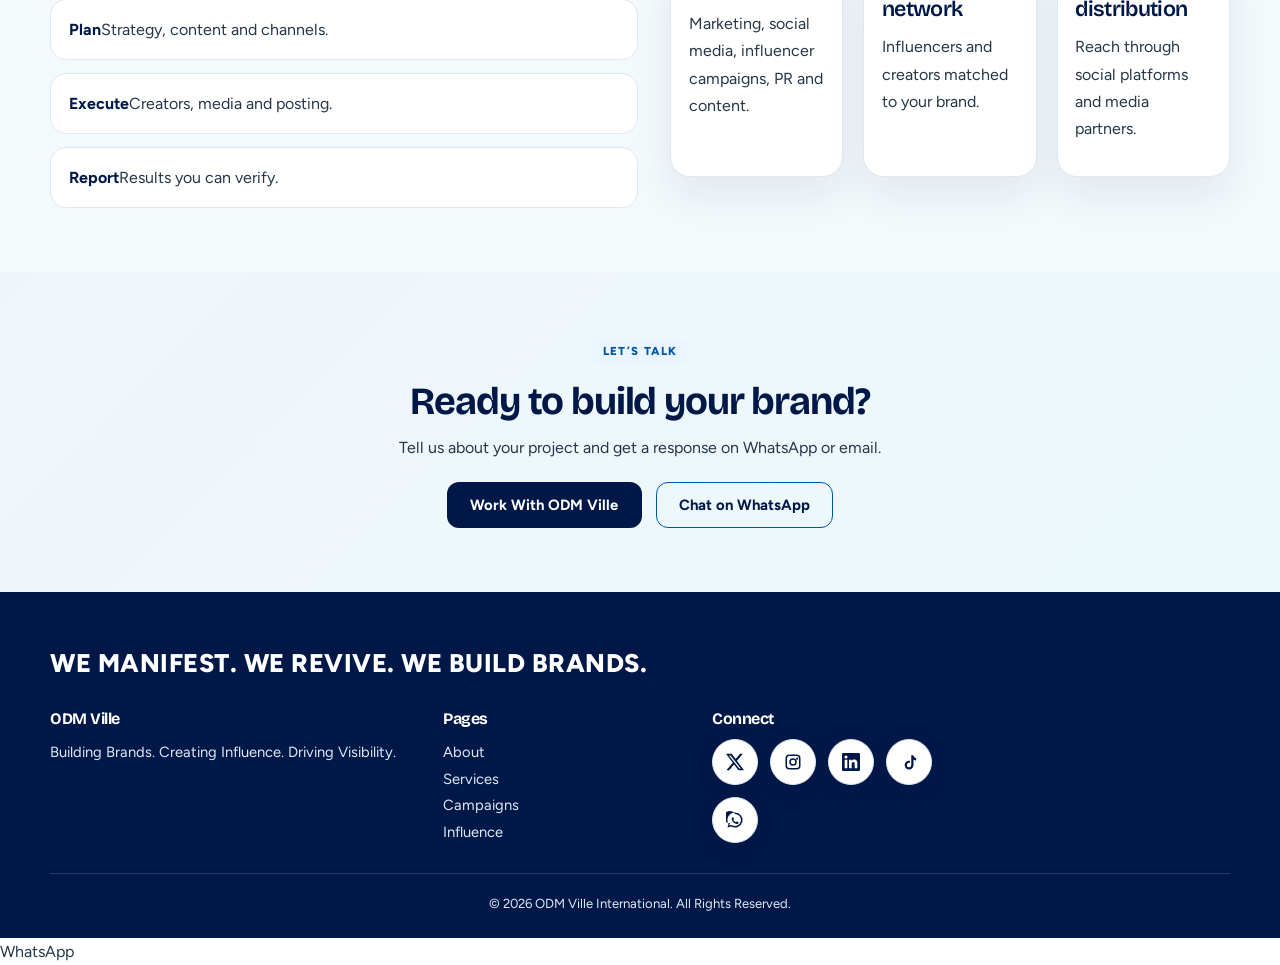
<file: odm-ville.html>
<!doctype html>
<html lang="en">
  <head>
    <meta charset="utf-8" />
    <meta name="viewport" content="width=device-width,initial-scale=1" />
    <title>About | ODM Ville</title>
    <meta http-equiv="refresh" content="0;url=about.html" />
    <meta
      name="description"
      content="ODM Ville is a digital marketing and publicity agency serving Nigeria and international clients."
    />
    <meta property="og:title" content="About | ODM Ville" />
    <meta
      property="og:description"
      content="Meet ODM Ville: our story, approach, mission, team and campaign process."
    />
    <meta property="og:type" content="website" />
    <meta property="og:image" content="images/og-share.jpg" />
    <link
      href="https://fonts.googleapis.com/css2?family=Bricolage+Grotesque:wght@700;800&family=Figtree:wght@400;500;600;700;800&display=swap"
      rel="stylesheet"
    />
    <link rel="stylesheet" href="css/style.css" />
    <link rel="stylesheet" href="css/mainstyle.css" />
    <script>
      document.documentElement.classList.add("js");
    </script>
    <script type="application/ld+json">
      {
        "@context": "https://schema.org",
        "@type": "Organization",
        "name": "ODM Ville",
        "founder": "ODM Ville",
        "sameAs": ["https://x.com/stilldey4u"]
      }
    </script>
  </head>
  <body>
    <header class="top">
      <div class="pill">
        <a class="logo" href="index.html" aria-label="ODM Ville home">
          <img src="images/odm-ville-logo.webp" alt="ODM Ville logo" />
          <span>ODM Ville</span>
        </a
        ><button class="burger" aria-expanded="false" aria-label="Menu">
          Menu
        </button>
        <nav aria-label="Main">
          <ul>
            <li><a href="index.html">Home</a></li>
            <li><a href="about.html">About</a></li>
            <li><a href="services.html">Services</a></li>
            <li><a href="odm-ville.html" aria-current="page">ODM Ville</a></li>
            <li><a href="campaigns.html">Campaigns</a></li>
            <li><a href="influence.html">Influence</a></li>
            <li><a href="blog.html">Insights</a></li>
            <li><a href="contact.html">Contact</a></li>
          </ul>
        </nav>
        <a class="btn sm" href="contact.html">Work with us</a>
      </div>
    </header>
    <main>
      <div class="phead">
        <div class="wrap">
          <span class="eyebrow">The agency</span>
          <h1>ODM Ville</h1>
          <p>The team behind the campaigns.</p>
        </div>
      </div>
      <section>
        <div class="wrap split">
          <div>
            <h2>About</h2>
            <p>
              ODM Ville plans, runs and reports on campaigns for businesses,
              organisations and public figures.
            </p>
            <h3>Mission</h3>
            <p>Help brands earn attention that lasts.</p>
            <h3>Vision</h3>
            <p>To be a leading media and marketing agency from Nigeria.</p>
          </div>
          <div>
            <h2>How a campaign runs</h2>
            <ol class="steps">
              <li><b>Discover</b>Goals, audience and budget.</li>
              <li><b>Plan</b>Strategy, content and channels.</li>
              <li><b>Execute</b>Creators, media and posting.</li>
              <li><b>Report</b>Results you can verify.</li>
            </ol>
          </div>
        </div>
      </section>
      <section class="mint">
        <div class="wrap grid3">
          <div class="card">
            <h3>Capabilities</h3>
            <p>
              Marketing, social media, influencer campaigns, PR and content.
            </p>
          </div>
          <div class="card">
            <h3>Creator network</h3>
            <p>Influencers and creators matched to your brand.</p>
          </div>
          <div class="card">
            <h3>Media distribution</h3>
            <p>Reach through social platforms and media partners.</p>
          </div>
        </div>
      </section>
      <section class="cta">
        <div class="wrap">
          <span class="eyebrow">Let’s talk</span>
          <h2>Ready to build your brand?</h2>
          <p>
            Tell us about your project and get a response on WhatsApp or email.
          </p>
          <div class="row">
            <a class="btn" href="contact.html">Work With ODM Ville</a
            ><a
              class="btn line"
              href="#"
              data-wa="Hello ODM Ville, I would like to discuss a project."
              >Chat on WhatsApp</a
            >
          </div>
        </div>
      </section>
    </main>
    <footer>
      <div class="wrap">
        <p class="big">WE MANIFEST. WE REVIVE. WE BUILD BRANDS.</p>
        <div class="cols">
          <div>
            <h4>ODM Ville</h4>
            <p>Building Brands. Creating Influence. Driving Visibility.</p>
          </div>
          <div>
            <h4>Pages</h4>
            <a href="about.html">About</a><a href="services.html">Services</a
            ><a href="odm-ville.html">ODM Ville</a
            ><a href="campaigns.html">Campaigns</a
            ><a href="influence.html">Influence</a>
          </div>
          <div>
            <h4>Connect</h4>
            <div class="social-links" aria-label="Social media">
              <a class="social-link" href="#" aria-label="X"
                ><svg viewBox="0 0 24 24" aria-hidden="true">
                  <path
                    d="M18.9 1.15h3.68l-8.04 9.19L24 22.85h-7.41l-5.8-7.58-6.64 7.58H.47l8.6-9.83L0 1.15h7.59l5.24 6.93zm-1.29 19.49h2.04L6.09 3.24H3.9z"
                  /></svg></a
              ><a class="social-link" href="#" aria-label="Instagram"
                ><svg viewBox="0 0 24 24" aria-hidden="true">
                  <path
                    d="M7 2h10a5 5 0 0 1 5 5v10a5 5 0 0 1-5 5H7a5 5 0 0 1-5-5V7a5 5 0 0 1 5-5m0 2a3 3 0 0 0-3 3v10a3 3 0 0 0 3 3h10a3 3 0 0 0 3-3V7a3 3 0 0 0-3-3zm5 3a5 5 0 1 1 0 10 5 5 0 0 1 0-10m0 2a3 3 0 1 0 0 6 3 3 0 0 0 0-6m5.5-3a1.5 1.5 0 1 1 0 3 1.5 1.5 0 0 1 0-3"
                  /></svg></a
              ><a class="social-link" href="#" aria-label="LinkedIn"
                ><svg viewBox="0 0 24 24" aria-hidden="true">
                  <path
                    d="M20.45 20.45h-3.55v-5.57c0-1.33-.03-3.04-1.85-3.04-1.85 0-2.14 1.45-2.14 2.94v5.67H9.35V9h3.41v1.56h.05c.48-.9 1.64-1.85 3.37-1.85 3.6 0 4.27 2.37 4.27 5.46zM5.34 7.43a2.06 2.06 0 1 1 0-4.12 2.06 2.06 0 0 1 0 4.12M7.12 20.45H3.56V9h3.56zM22.23 0H1.77C.79 0 0 .77 0 1.72v20.56C0 23.23.79 24 1.77 24h20.46c.98 0 1.77-.77 1.77-1.72V1.72C24 .77 23.21 0 22.23 0"
                  /></svg></a
              ><a class="social-link" href="#" aria-label="TikTok"
                ><svg viewBox="0 0 24 24" aria-hidden="true">
                  <path
                    d="M15 3h3c.25 2.13 1.53 3.57 3.5 4v3.08A8.2 8.2 0 0 1 18 8.9v7.2a5.9 5.9 0 1 1-5.9-5.9c.38 0 .75.04 1.1.1v3.1a2.9 2.9 0 1 0 1.8 2.7z"
                  /></svg
              ></a>
            </div>
            <a
              href="#"
              data-wa="Hello ODM Ville, I would like to make an enquiry."
              >WhatsApp</a
            >
          </div>
        </div>
        <p class="copy">
          © <span class="yr"></span> ODM Ville International. All Rights Reserved.
        </p>
      </div>
    </footer>
    <a
      class="wa"
      href="#"
      data-wa="Hello ODM Ville, I would like to work with you."
      >WhatsApp</a
    >
    <script src="js/main.js"></script>
  </body>
</html>
</file>
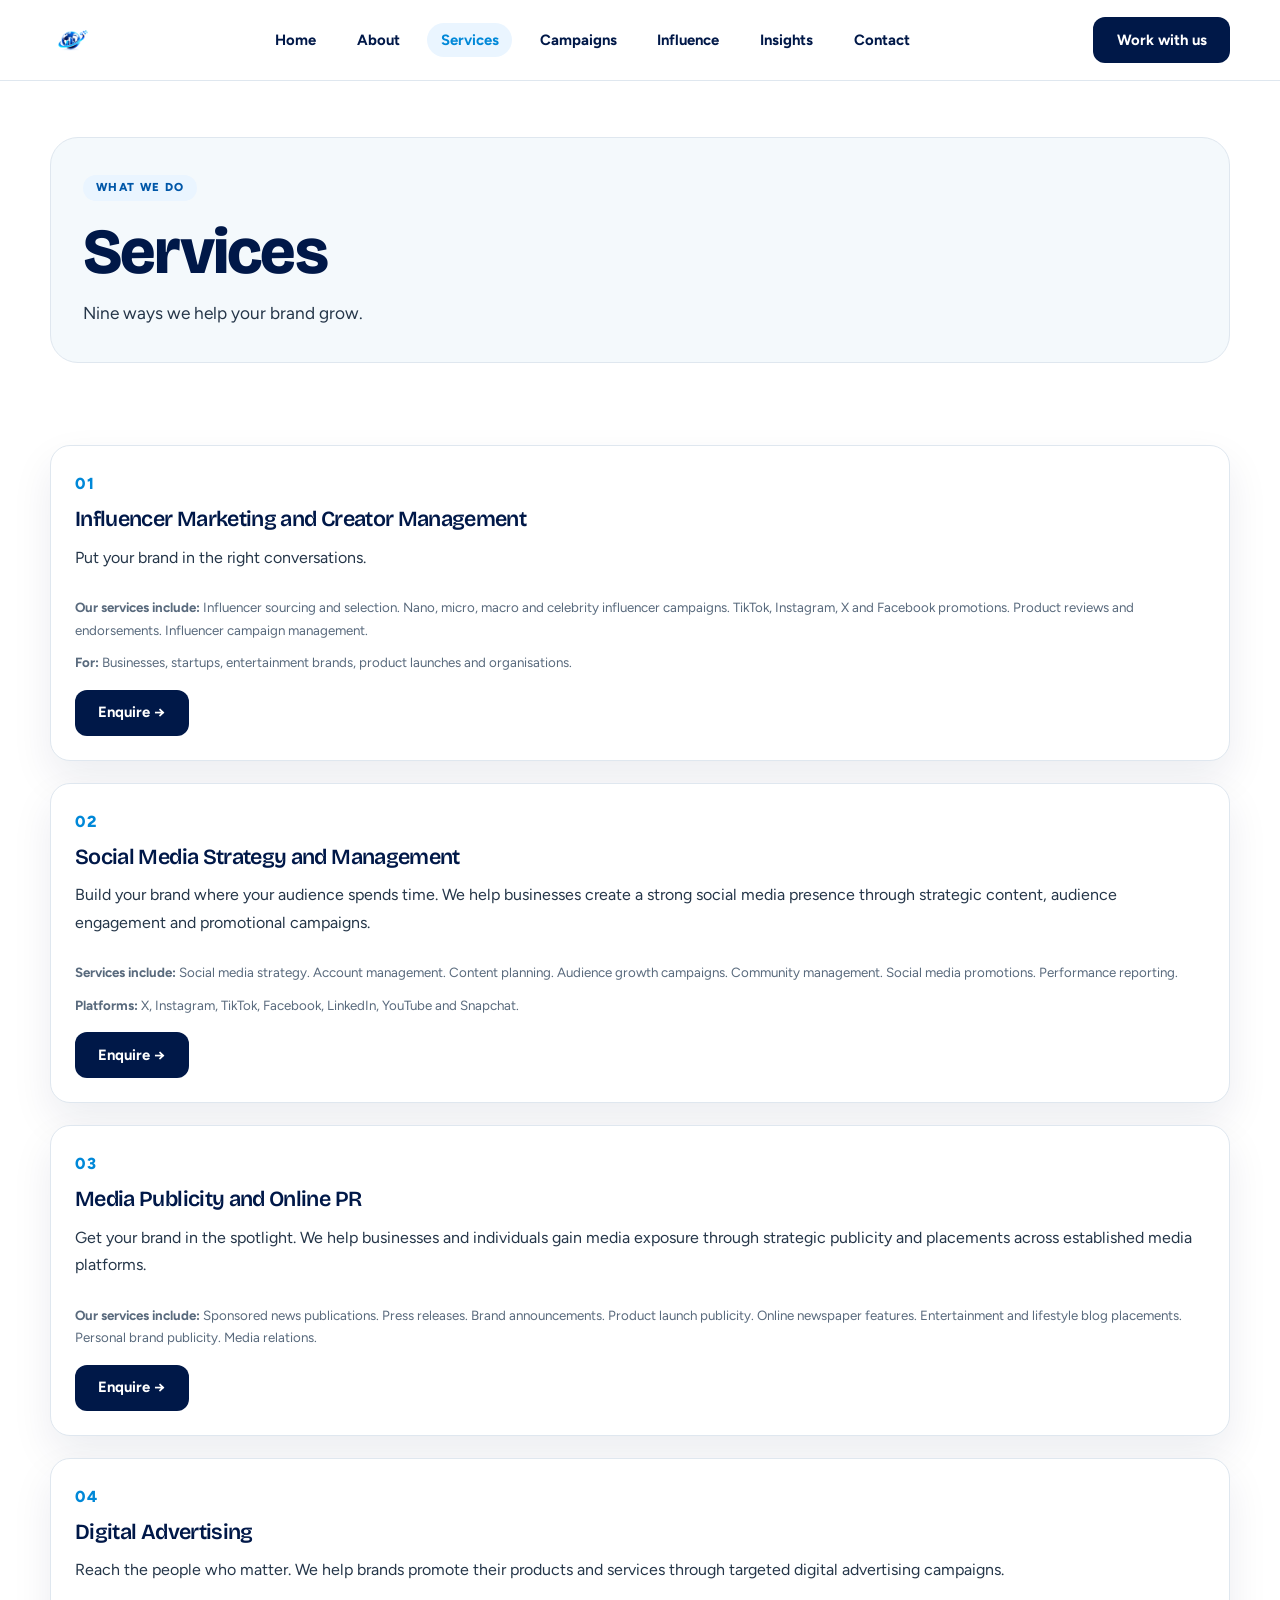
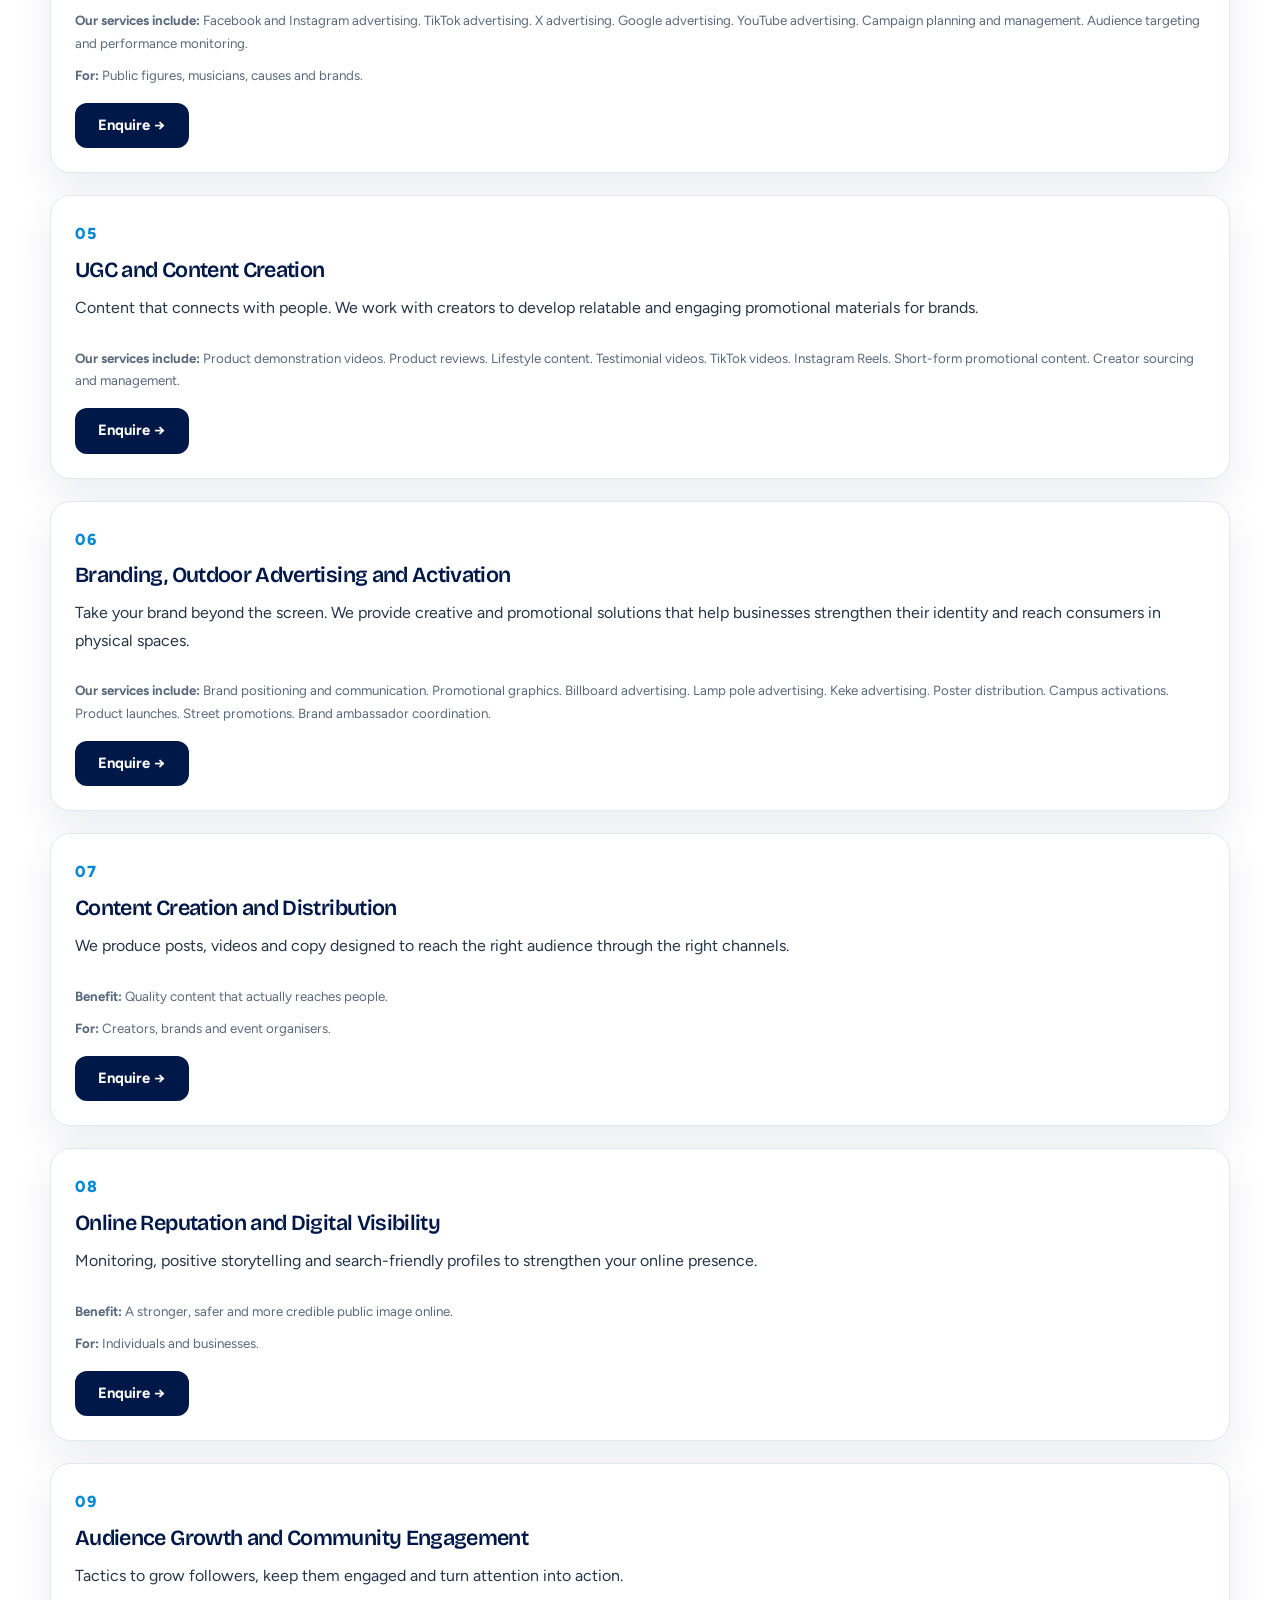
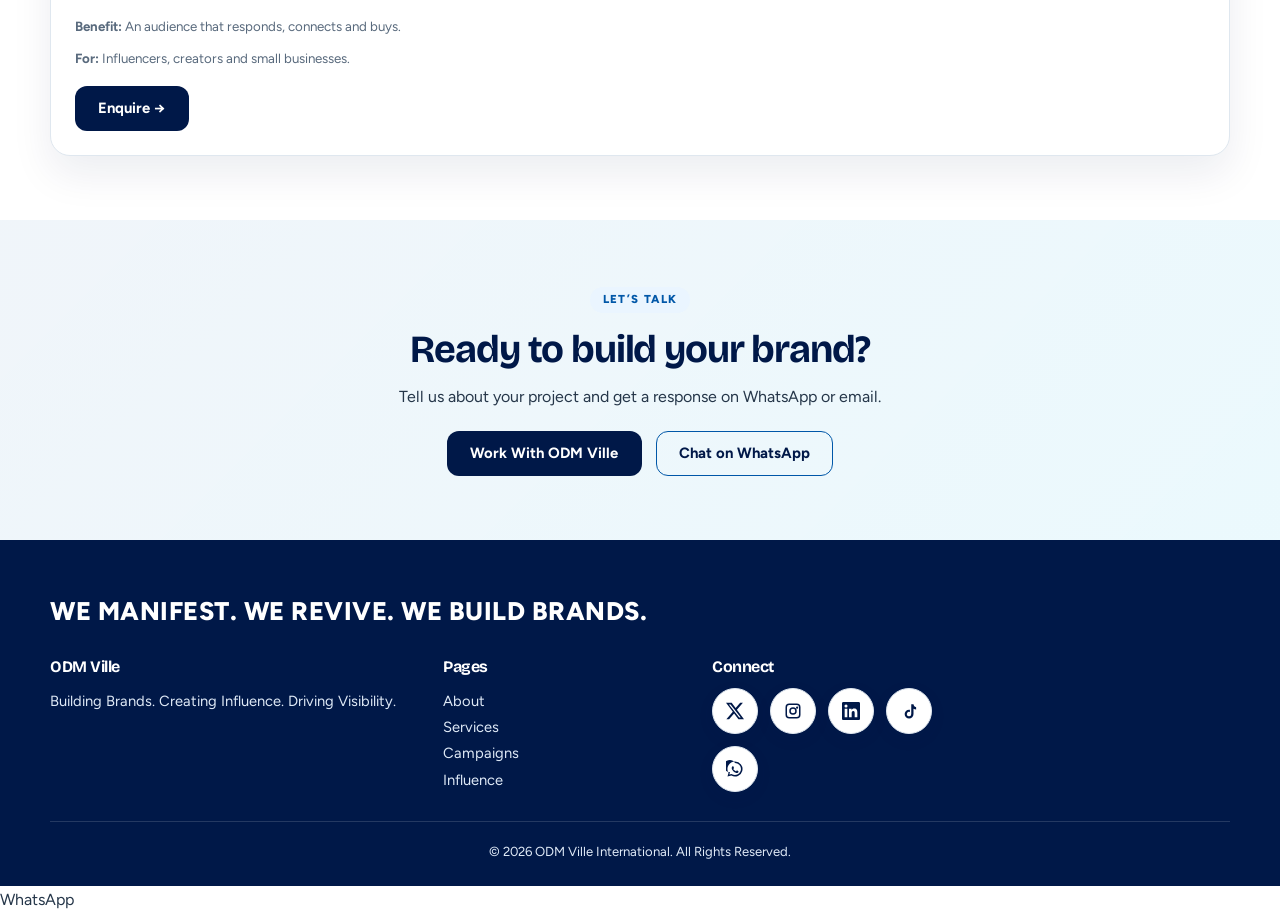
<file: services.html>
<!doctype html>
<html lang="en">
  <head>
    <meta charset="utf-8" />
    <meta name="viewport" content="width=device-width,initial-scale=1" />
    <title>Services | ODM Ville</title>
    <meta
      name="description"
      content="Digital marketing, influencer and publicity services from ODM Ville and ODM Ville."
    />
    <meta property="og:title" content="Services | ODM Ville" />
    <meta
      property="og:description"
      content="Digital marketing, influencer and publicity services from ODM Ville and ODM Ville."
    />
    <meta property="og:type" content="website" />
    <meta property="og:image" content="images/og-share.jpg" />
    <link
      href="https://fonts.googleapis.com/css2?family=Bricolage+Grotesque:wght@700;800&family=Figtree:wght@400;500;600;700;800&display=swap"
      rel="stylesheet"
    />
    <link rel="stylesheet" href="css/style.css" />
    <link rel="stylesheet" href="css/mainstyle.css" />
    <script>
      document.documentElement.classList.add("js");
    </script>
    <script type="application/ld+json">
      {
        "@context": "https://schema.org",
        "@type": "Organization",
        "name": "ODM Ville",
        "founder": "ODM Ville",
        "sameAs": ["https://x.com/stilldey4u"]
      }
    </script>
  </head>
  <body>
    <header class="top">
      <div class="pill">
        <a class="logo" href="index.html" aria-label="ODM Ville home">
          <img src="images/odm-ville-logo.webp" alt="ODM Ville logo" />
          <span>ODM Ville</span>
        </a
        ><button class="burger" aria-expanded="false" aria-label="Menu">
          Menu
        </button>
        <nav aria-label="Main">
          <ul>
            <li><a href="index.html">Home</a></li>
            <li><a href="about.html">About</a></li>
            <li><a href="services.html" aria-current="page">Services</a></li>
            <li><a href="campaigns.html">Campaigns</a></li>
            <li><a href="influence.html">Influence</a></li>
            <li><a href="blog.html">Insights</a></li>
            <li><a href="contact.html">Contact</a></li>
          </ul>
        </nav>
        <a class="btn sm" href="contact.html">Work with us</a>
      </div>
    </header>
    <main>
      <div class="phead">
        <div class="wrap">
          <span class="eyebrow">What we do</span>
          <h1>Services</h1>
          <p>Nine ways we help your brand grow.</p>
        </div>
      </div>
      <section>
        <div class="wrap stiles">
          <article class="stile">
            <i>01</i>
            <h3>Influencer Marketing and Creator Management</h3>
            <div>
              <p>Put your brand in the right conversations.</p>
              <small
                ><b>Our services include:</b> Influencer sourcing and selection.
                Nano, micro, macro and celebrity influencer campaigns. TikTok,
                Instagram, X and Facebook promotions. Product reviews and
                endorsements. Influencer campaign management.</small
              ><small
                ><b>For:</b> Businesses, startups, entertainment brands,
                product launches and organisations.</small
              >
            </div>
            <a class="btn sm" href="contact.html">Enquire →</a>
          </article>
          <article class="stile">
            <i>02</i>
            <h3>Social Media Strategy and Management</h3>
            <div>
              <p>
                Build your brand where your audience spends time. We help
                businesses create a strong social media presence through strategic
                content, audience engagement and promotional campaigns.
              </p>
              <small
                ><b>Services include:</b> Social media strategy. Account
                management. Content planning. Audience growth campaigns.
                Community management. Social media promotions. Performance
                reporting.</small
              ><small
                ><b>Platforms:</b> X, Instagram, TikTok, Facebook, LinkedIn,
                YouTube and Snapchat.</small
              >
            </div>
            <a class="btn sm" href="contact.html">Enquire →</a>
          </article>
          <article class="stile">
            <i>03</i>
            <h3>Media Publicity and Online PR</h3>
            <div>
              <p>
                Get your brand in the spotlight. We help businesses and
                individuals gain media exposure through strategic publicity and
                placements across established media platforms.
              </p>
              <small
                ><b>Our services include:</b> Sponsored news publications. Press
                releases. Brand announcements. Product launch publicity. Online
                newspaper features. Entertainment and lifestyle blog placements.
                Personal brand publicity. Media relations.</small
              >
            </div>
            <a class="btn sm" href="contact.html">Enquire →</a>
          </article>
          <article class="stile">
            <i>04</i>
            <h3>Digital Advertising</h3>
            <div>
              <p>
                Reach the people who matter. We help brands promote their
                products and services through targeted digital advertising
                campaigns.
              </p>
              <small
                ><b>Our services include:</b> Facebook and Instagram
                advertising. TikTok advertising. X advertising. Google
                advertising. YouTube advertising. Campaign planning and
                management. Audience targeting and performance monitoring.</small
              ><small><b>For:</b> Public figures, musicians, causes and brands.</small>
            </div>
            <a class="btn sm" href="contact.html">Enquire →</a>
          </article>
          <article class="stile">
            <i>05</i>
            <h3>UGC and Content Creation</h3>
            <div>
              <p>
                Content that connects with people. We work with creators to
                develop relatable and engaging promotional materials for brands.
              </p>
              <small
                ><b>Our services include:</b> Product demonstration videos.
                Product reviews. Lifestyle content. Testimonial videos. TikTok
                videos. Instagram Reels. Short-form promotional content. Creator
                sourcing and management.</small
              >
            </div>
            <a class="btn sm" href="contact.html">Enquire →</a>
          </article>
          <article class="stile">
            <i>06</i>
            <h3>Branding, Outdoor Advertising and Activation</h3>
            <div>
              <p>
                Take your brand beyond the screen. We provide creative and
                promotional solutions that help businesses strengthen their
                identity and reach consumers in physical spaces.
              </p>
              <small
                ><b>Our services include:</b> Brand positioning and
                communication. Promotional graphics. Billboard advertising. Lamp
                pole advertising. Keke advertising. Poster distribution. Campus
                activations. Product launches. Street promotions. Brand
                ambassador coordination.</small
              >
            </div>
            <a class="btn sm" href="contact.html">Enquire →</a>
          </article>
          <article class="stile">
            <i>07</i>
            <h3>Content Creation and Distribution</h3>
            <div>
              <p>
                We produce posts, videos and copy designed to reach the right
                audience through the right channels.
              </p>
              <small
                ><b>Benefit:</b> Quality content that actually reaches people.</small
              ><small><b>For:</b> Creators, brands and event organisers.</small>
            </div>
            <a class="btn sm" href="contact.html">Enquire →</a>
          </article>
          <article class="stile">
            <i>08</i>
            <h3>Online Reputation and Digital Visibility</h3>
            <div>
              <p>
                Monitoring, positive storytelling and search-friendly profiles to
                strengthen your online presence.
              </p>
              <small
                ><b>Benefit:</b> A stronger, safer and more credible public
                image online.</small
              ><small><b>For:</b> Individuals and businesses.</small>
            </div>
            <a class="btn sm" href="contact.html">Enquire →</a>
          </article>
          <article class="stile">
            <i>09</i>
            <h3>Audience Growth and Community Engagement</h3>
            <div>
              <p>
                Tactics to grow followers, keep them engaged and turn attention
                into action.
              </p>
              <small
                ><b>Benefit:</b> An audience that responds, connects and buys.</small
              ><small><b>For:</b> Influencers, creators and small businesses.</small>
            </div>
            <a class="btn sm" href="contact.html">Enquire →</a>
          </article>
        </div>
      </section>
      <section class="cta">
        <div class="wrap">
          <span class="eyebrow">Let’s talk</span>
          <h2>Ready to build your brand?</h2>
          <p>
            Tell us about your project and get a response on WhatsApp or email.
          </p>
          <div class="row">
            <a class="btn" href="contact.html">Work With ODM Ville</a
            ><a
              class="btn line"
              href="#"
              data-wa="Hello ODM Ville, I would like to discuss a project."
              >Chat on WhatsApp</a
            >
          </div>
        </div>
      </section>
    </main>
    <footer>
      <div class="wrap">
        <p class="big">WE MANIFEST. WE REVIVE. WE BUILD BRANDS.</p>
        <div class="cols">
          <div>
            <h4>ODM Ville</h4>
            <p>Building Brands. Creating Influence. Driving Visibility.</p>
          </div>
          <div>
            <h4>Pages</h4>
            <a href="about.html">About</a
            ><a href="services.html">Services</a
            ><a href="campaigns.html">Campaigns</a
            ><a href="influence.html">Influence</a>
          </div>
          <div>
            <h4>Connect</h4>
            <div class="social-links" aria-label="Social media">
              <a class="social-link" href="#" aria-label="X">
                <svg viewBox="0 0 24 24" aria-hidden="true">
                  <path
                    d="M18.9 1.15h3.68l-8.04 9.19L24 22.85h-7.41l-5.8-7.58-6.64 7.58H.47l8.6-9.83L0 1.15h7.59l5.24 6.93zm-1.29 19.49h2.04L6.09 3.24H3.9z"
                  />
                </svg>
              </a>
              <a class="social-link" href="#" aria-label="Instagram">
                <svg viewBox="0 0 24 24" aria-hidden="true">
                  <path
                    d="M7 2h10a5 5 0 0 1 5 5v10a5 5 0 0 1-5 5H7a5 5 0 0 1-5-5V7a5 5 0 0 1 5-5m0 2a3 3 0 0 0-3 3v10a3 3 0 0 0 3 3h10a3 3 0 0 0 3-3V7a3 3 0 0 0-3-3zm5 3a5 5 0 1 1 0 10 5 5 0 0 1 0-10m0 2a3 3 0 1 0 0 6 3 3 0 0 0 0-6m5.5-3a1.5 1.5 0 1 1 0 3 1.5 1.5 0 0 1 0-3"
                  />
                </svg>
              </a>
              <a class="social-link" href="#" aria-label="LinkedIn">
                <svg viewBox="0 0 24 24" aria-hidden="true">
                  <path
                    d="M20.45 20.45h-3.55v-5.57c0-1.33-.03-3.04-1.85-3.04-1.85 0-2.14 1.45-2.14 2.94v5.67H9.35V9h3.41v1.56h.05c.48-.9 1.64-1.85 3.37-1.85 3.6 0 4.27 2.37 4.27 5.46zM5.34 7.43a2.06 2.06 0 1 1 0-4.12 2.06 2.06 0 0 1 0 4.12M7.12 20.45H3.56V9h3.56zM22.23 0H1.77C.79 0 0 .77 0 1.72v20.56C0 23.23.79 24 1.77 24h20.46c.98 0 1.77-.77 1.77-1.72V1.72C24 .77 23.21 0 22.23 0"
                  />
                </svg>
              </a>
              <a class="social-link" href="#" aria-label="TikTok">
                <svg viewBox="0 0 24 24" aria-hidden="true">
                  <path
                    d="M15 3h3c.25 2.13 1.53 3.57 3.5 4v3.08A8.2 8.2 0 0 1 18 8.9v7.2a5.9 5.9 0 1 1-5.9-5.9c.38 0 .75.04 1.1.1v3.1a2.9 2.9 0 1 0 1.8 2.7z"
                  />
                </svg>
              </a>
              <a
                class="social-link"
                href="#"
                aria-label="WhatsApp"
                data-wa="Hello ODM Ville, I would like to make an enquiry."
              >
                <svg viewBox="0 0 24 24" aria-hidden="true">
                  <path
                    d="M12 2a10 10 0 0 0-8.6 15.1L2 22l5.1-1.3A10 10 0 1 0 12 2zm0 2a8 8 0 0 1 0 16 8 8 0 0 1-4.1-1.1l-.5-.3-3 .8.8-2.9-.3-.5A8 8 0 1 1 12 4zm4.4 10.8c-.2-.1-1.4-.7-1.6-.8s-.4-.1-.5.1-.6.7-.7.8-.3.2-.5.1a6.6 6.6 0 0 1-1.9-1.2 7.1 7.1 0 0 1-1.3-1.6c-.1-.2 0-.3.1-.4l.4-.4.2-.4v-.4c0-.1-.5-1.3-.7-1.8-.2-.4-.4-.4-.5-.4h-.4c-.2 0-.4.1-.6.3-.2.2-.8.8-.8 2s.8 2.3.9 2.5c.1.2 1.6 2.5 3.8 3.5.5.2.9.4 1.3.5.5.2 1 .1 1.4.1.4-.1 1.3-.5 1.5-1 .2-.5.2-.9.1-1 0-.1-.2-.2-.4-.3z"
                  />
                </svg>
              </a>
            </div>
          </div>
        </div>
        <p class="copy">
          © <span class="yr"></span> ODM Ville International. All Rights Reserved.
        </p>
      </div>
    </footer>
    <a
      class="wa"
      href="#"
      data-wa="Hello ODM Ville, I would like to work with you."
      >WhatsApp</a
    >
    <script src="js/main.js"></script>
  </body>
</html>
</file>
<file: css/style.css>
@import url('https://fonts.googleapis.com/css2?family=Manrope:wght@400;500;600;700;800&family=Inter:wght@400;500;600;700;800&display=swap');

:root {
  --navy: #001848;
  --royal: #0057A8;
  --bright: #0088D8;
  --cyan: #00B5E8;
  --white: #FFFFFF;
  --offwhite: #F5F9FC;
  --lightblue: #E8F4FC;
  --charcoal: #263445;
  --grey: #DCE5ED;
  --shadow: 0 20px 40px rgba(0, 24, 72, 0.08);
  --max: 1200px;
}

* { box-sizing: border-box; }
html { scroll-behavior: smooth; }
body {
  margin: 0;
  background: var(--white);
  color: var(--charcoal);
  font: 400 16px/1.7 'Manrope', 'Inter', sans-serif;
}
a { color: inherit; }
img { max-width: 100%; display: block; }
main { display: block; }

h1, h2, h3, h4 { margin: 0 0 0.8rem; color: var(--navy); font-family: 'Manrope', 'Inter', sans-serif; }
h1 { font-size: 56px; line-height: 1.05; font-weight: 800; letter-spacing: -0.04em; }
h2 { font-size: 44px; line-height: 1.12; font-weight: 700; letter-spacing: -0.03em; }
h3 { font-size: 24px; line-height: 1.25; font-weight: 600; }
h4 { font-size: 20px; line-height: 1.35; font-weight: 700; }
p { margin: 0 0 1rem; }

.wrap { width: min(var(--max), calc(100% - 40px)); margin: 0 auto; }

.eyebrow {
  display: inline-block;
  margin-bottom: 1rem;
  padding: 0.45rem 0.8rem;
  border-radius: 999px;
  background: var(--lightblue);
  color: var(--royal);
  font-size: 12px;
  line-height: 1;
  font-weight: 700;
  letter-spacing: 0.12em;
  text-transform: uppercase;
}

.site-header {
  position: sticky;
  top: 0;
  z-index: 20;
  background: rgba(255,255,255,0.92);
  backdrop-filter: blur(10px);
  border-bottom: 1px solid var(--grey);
}

.nav { display: flex; align-items: center; justify-content: space-between; gap: 20px; min-height: 80px; }
.brand {
  display: inline-flex;
  align-items: center;
  gap: 12px;
  text-decoration: none;
  color: var(--navy);
  font-size: 15px;
  font-weight: 600;
}
.brand img { width: 42px; height: 42px; object-fit: contain; flex-shrink: 0; }
.main-nav { display: flex; align-items: center; gap: 18px; }
.main-nav ul { display: flex; align-items: center; gap: 12px; list-style: none; margin: 0; padding: 0; }
.main-nav a { color: var(--navy); text-decoration: none; font-size: 15px; font-weight: 600; transition: color 0.3s ease; }
.main-nav a:hover, .main-nav a:focus-visible { color: var(--bright); }
.main-nav a[aria-current="page"] { color: var(--bright); }

.btn {
  display: inline-flex; align-items: center; justify-content: center; border-radius: 6px; padding: 14px 24px; border: 1px solid transparent; font: 700 15px/1 'Manrope', 'Inter', sans-serif; text-decoration: none; transition: background 0.3s ease, color 0.3s ease, border-color 0.3s ease, transform 0.3s ease;
}
.btn:hover, .btn:focus-visible { transform: translateY(-1px); }
.btn-primary { background: var(--navy); color: var(--white); }
.btn-primary:hover, .btn-primary:focus-visible { background: var(--bright); }
.btn-secondary { background: var(--white); color: var(--navy); border-color: var(--royal); }
.btn-secondary:hover, .btn-secondary:focus-visible { background: var(--lightblue); }

.hero { padding: 56px 0 38px; background: var(--white); }
.hero-grid { display: grid; grid-template-columns: 1.15fr 0.85fr; gap: 40px; align-items: center; }
.hero-copy h1 { color: var(--navy); margin-bottom: 20px; }
.hero-copy h1 .accent { color: var(--bright); }
.hero-copy .lead { font-size: 16px; color: var(--charcoal); max-width: 620px; }
.hero-actions { display: flex; flex-wrap: wrap; gap: 14px; margin-top: 26px; }
.hero-media { position: relative; min-height: 510px; }
.hero-media img { width: 100%; height: 100%; min-height: 510px; object-fit: cover; border-radius: 24px; box-shadow: var(--shadow); }
.floating-badge { position: absolute; left: 18px; bottom: 18px; background: var(--navy); color: var(--white); border-radius: 12px; padding: 14px 18px; font-size: 15px; font-weight: 700; box-shadow: var(--shadow); }

.page-header { padding: 42px 0 18px; }
.page-header .inner { background: var(--offwhite); border: 1px solid var(--grey); border-radius: 24px; padding: 36px 32px; }
.page-header h1 { margin: 0; font-size: clamp(36px, 5vw, 56px); }
.page-header p { margin: 12px 0 0; font-size: 18px; color: var(--charcoal); }

.content-section { padding: 60px 0; }
.content-section.alt { background: var(--offwhite); }
.split { display: grid; grid-template-columns: 1fr 1fr; gap: 40px; align-items: center; }
.media-frame { overflow: hidden; border-radius: 22px; border: 1px solid var(--grey); box-shadow: var(--shadow); }
.media-frame img { width: 100%; height: auto; }
.lede { font-size: 20px; color: var(--charcoal); margin-bottom: 20px; }

.stats-row { margin-top: 24px; display: grid; grid-template-columns: repeat(4, minmax(0, 1fr)); background: var(--navy); border-radius: 18px; overflow: hidden; }
.stats-row .stat { padding: 28px 18px; border-right: 1px solid rgba(255,255,255,0.15); text-align: center; }
.stats-row .stat:last-child { border-right: 0; }
.stats-row .stat strong { display: block; color: var(--cyan); font-size: 40px; font-weight: 800; line-height: 1; margin-bottom: 10px; }
.stats-row .stat span { color: var(--white); font-size: 15px; line-height: 1.4; }

.service-grid, .card-grid, .case-grid, .feature-grid, .blog-grid, .testimonial-grid, .faq-grid { display: grid; gap: 20px; }
.service-grid { grid-template-columns: repeat(3, minmax(0, 1fr)); }
.card-grid { grid-template-columns: repeat(3, minmax(0, 1fr)); }
.case-grid { grid-template-columns: repeat(2, minmax(0, 1fr)); }
.feature-grid { grid-template-columns: repeat(3, minmax(0, 1fr)); }
.blog-grid { grid-template-columns: repeat(3, minmax(0, 1fr)); }
.testimonial-grid { grid-template-columns: repeat(3, minmax(0, 1fr)); }
.faq-grid { grid-template-columns: 1fr; }

.service-card, .info-card, .case-card, .blog-card, .testimonial-card, .faq-item, .list-card { background: var(--white); border: 1px solid var(--grey); border-radius: 18px; box-shadow: var(--shadow); padding: 24px; }
.service-card { background: var(--offwhite); }
.service-card .icon { display: inline-flex; align-items: center; justify-content: center; width: 44px; height: 44px; margin-bottom: 16px; border-radius: 12px; background: var(--lightblue); color: var(--bright); font-size: 22px; }
.service-card h3, .info-card h3, .case-card h3, .blog-card h3, .testimonial-card h3 { margin-bottom: 10px; }
.service-card ul, .list-card ul, .case-card ul, .text-list { margin: 0; padding-left: 1.1em; color: var(--charcoal); }
.service-card li, .list-card li { margin-bottom: 0.35rem; }
.service-card .meta, .case-card .meta, .blog-card .meta { color: var(--royal); font-size: 13px; font-weight: 700; text-transform: uppercase; letter-spacing: 0.08em; margin-bottom: 10px; }
.list-card { background: var(--lightblue); }

.how-grid { display: grid; grid-template-columns: repeat(4, minmax(0,1fr)); gap: 18px; margin-top: 16px; }
.step-card { background: var(--offwhite); border: 1px solid var(--grey); border-radius: 18px; padding: 22px; }
.step-card .number { display: inline-block; margin-bottom: 10px; color: var(--bright); font-weight: 800; font-size: 14px; letter-spacing: 0.1em; text-transform: uppercase; }
.step-card h3 { font-size: 20px; }
.contact-card { display: grid; grid-template-columns: 1.1fr 0.9fr; gap: 28px; align-items: start; }
.quick-links { display: grid; gap: 10px; }
.quick-links a { color: var(--royal); font-weight: 600; text-decoration: none; }
.quick-links a:hover { text-decoration: underline; }

form { display: grid; gap: 18px; background: var(--offwhite); border: 1px solid var(--grey); border-radius: 22px; padding: 24px; }
fieldset { border: 0; margin: 0; padding: 0; }
label { display: grid; gap: 8px; font-size: 14px; font-weight: 700; color: var(--navy); }
input, select, textarea { width: 100%; font: 400 16px/1.4 'Manrope', 'Inter', sans-serif; color: var(--charcoal); background: var(--white); border: 1px solid var(--grey); border-radius: 12px; padding: 12px 14px; }
input:focus, select:focus, textarea:focus { outline: 2px solid var(--bright); outline-offset: 2px; }
textarea { min-height: 120px; resize: vertical; }
.form-row { display: grid; grid-template-columns: 1fr 1fr; gap: 18px; }
.err { min-height: 18px; color: #b11b2d; font-size: 12px; font-weight: 600; }
.submit-row { display: flex; align-items: center; gap: 16px; flex-wrap: wrap; }
#fmsg { margin: 0; }

.assist-list { display: grid; gap: 12px; margin-top: 16px; }
.affirmation { background: var(--lightblue); border-left: 4px solid var(--bright); border-radius: 12px; padding: 16px 18px; font-weight: 600; color: var(--navy); }
.faq-item summary { list-style: none; cursor: pointer; font-weight: 700; color: var(--navy); }
.faq-item summary::-webkit-details-marker { display: none; }
.faq-item p { margin-top: 12px; }

.blog-card .image, .case-card .image { height: 220px; border-radius: 12px; background: linear-gradient(135deg, #dfefff, #accce9); margin-bottom: 14px; display: flex; align-items: center; justify-content: center; color: var(--navy); font-weight: 800; letter-spacing: 0.08em; text-transform: uppercase; }
.case-card img.image { width: 100%; height: 396px; object-fit: cover; }

.footer { background: var(--navy); color: #dfeaf8; padding: 54px 0 20px; margin-top: 52px; }
.footer-grid { display: grid; grid-template-columns: 1.5fr 1fr 1.2fr 1.2fr; gap: 24px; }
.footer-col h4 { color: var(--white); font-size: 17px; margin-bottom: 12px; }
.footer-col p, .footer-col a { color: #dfeaf8; text-decoration: none; font-size: 14px; line-height: 1.8; }
.footer-col a:hover, .footer-col a:focus-visible { color: var(--cyan); }
.footer-col .social-links { display: flex; flex-wrap: wrap; gap: 10px; margin-top: 12px; }
.footer-col .social-links a { display: inline-flex; align-items: center; justify-content: center; width: 32px; height: 32px; border-radius: 50%; background: rgba(255,255,255,0.08); color: var(--white); border: 1px solid rgba(255,255,255,0.15); }
.footer-col .social-links svg { width: 16px; height: 16px; fill: currentColor; }
.copy, .copyline { margin-top: 28px; padding-top: 18px; border-top: 1px solid rgba(255,255,255,0.14); text-align: center; font-size: 13px; color: #dfeaf8; }
.copyline a { color: var(--white); text-decoration: none; }
.copyline a:hover { color: var(--cyan); }

.tag-row { display: flex; flex-wrap: wrap; gap: 10px; margin-top: 14px; }
.tag-row span { display: inline-block; background: var(--lightblue); color: var(--royal); padding: 7px 10px; border-radius: 999px; font-size: 12px; font-weight: 700; }

.hidden-note { background: #fff7d8; border: 1px solid #f3d583; color: #6a4d00; padding: 14px 18px; border-radius: 12px; margin-top: 16px; font-weight: 600; }

.founder-intro {
  margin: 18px 0 22px;
  padding: 18px 20px;
  border-left: 4px solid var(--bright);
  background: var(--lightblue);
  border-radius: 12px;
  color: var(--navy);
  font-weight: 600;
}

.founder-disclosure {
  margin-top: 8px;
}

.founder-disclosure summary {
  cursor: pointer;
  list-style: none;
}

.founder-disclosure summary::-webkit-details-marker { display: none; }

.founder-disclosure[open] summary {
  margin-bottom: 18px;
}

.placeholder-founder {
  background: var(--offwhite);
  border: 1px solid var(--grey);
  border-radius: 18px;
  padding: 22px;
  box-shadow: var(--shadow);
}

.founder-photo {
  width: 100%;
  max-height: 440px;
  object-fit: cover;
  border-radius: 16px;
  margin-bottom: 18px;
}

.social-presence {
  display: flex;
  align-items: center;
  justify-content: space-between;
  gap: 20px;
  background: var(--offwhite);
  border: 1px solid var(--grey);
  border-radius: 20px;
  padding: 28px 30px;
  margin-bottom: 30px;
}

.social-presence__copy {
  max-width: 500px;
}

.social-presence .social-links {
  display: flex;
  align-items: center;
  gap: 12px;
  flex-wrap: wrap;
}

.social-presence .social-link {
  display: inline-flex;
  align-items: center;
  justify-content: center;
  width: 44px;
  height: 44px;
  border-radius: 50%;
  background: var(--white);
  border: 1px solid var(--grey);
  box-shadow: 0 4px 14px rgba(0,24,72,0.08);
  transition: transform 0.2s ease, border-color 0.2s ease;
}

.social-presence .social-link:hover,
.social-presence .social-link:focus-visible {
  transform: translateY(-1px);
  border-color: var(--bright);
}

.social-presence .social-link svg {
  width: 18px;
  height: 18px;
  fill: var(--navy);
}

@media (max-width: 980px) { .hero-grid, .split, .contact-card, .footer-grid, .service-grid, .card-grid, .case-grid, .feature-grid, .blog-grid, .testimonial-grid { grid-template-columns: 1fr; } .stats-row { grid-template-columns: repeat(2, minmax(0, 1fr)); } .how-grid { grid-template-columns: repeat(2, minmax(0, 1fr)); } .nav { flex-wrap: wrap; padding: 14px 0; } .main-nav { order: 3; width: 100%; justify-content: center; } .main-nav ul { flex-wrap: wrap; justify-content: center; } .social-presence { flex-direction: column; align-items: flex-start; } }
@media (max-width: 640px) { h1 { font-size: 36px; } h2 { font-size: 28px; } h3 { font-size: 22px; } .wrap { width: min(var(--max), calc(100% - 24px)); } .hero { padding-top: 30px; } .stats-row, .form-row, .how-grid { grid-template-columns: 1fr; } .hero-media img { min-height: 360px; } .page-header .inner { padding: 26px 18px; } .btn { width: 100%; } .hero-actions { display: grid; } .social-presence { padding: 20px 18px; } }

.hp { position: absolute; left: -9999px; }
</file>
<file: css/mainstyle.css>
@import url('https://fonts.googleapis.com/css2?family=Bricolage+Grotesque:wght@700;800&family=Figtree:wght@400;500;600;700;800&display=swap');

:root {
  --navy: #001848;
  --royal: #0057a8;
  --bright: #0088d8;
  --cyan: #00b5e8;
  --white: #ffffff;
  --offwhite: #f4f9fc;
  --lightblue: #eaf5ff;
  --charcoal: #253649;
  --grey: #dfe7ef;
  --muted: #596a7d;
  --shadow: 0 18px 42px rgba(0, 24, 72, 0.08);
}

* { box-sizing: border-box; }
html { scroll-behavior: smooth; }
body {
  margin: 0;
  background: var(--white);
  color: var(--charcoal);
  font-family: 'Figtree', 'Segoe UI', sans-serif;
  line-height: 1.7;
}
img { max-width: 100%; display: block; }
a { color: inherit; text-decoration: none; }
main { display: block; }

h1, h2, h3, h4 {
  margin: 0 0 0.75rem;
  color: var(--navy);
  font-family: 'Bricolage Grotesque', 'Figtree', sans-serif;
  letter-spacing: -0.03em;
  line-height: 1.08;
}
h1 { font-size: clamp(2.7rem, 5vw, 4.1rem); }
h2 { font-size: clamp(2rem, 3vw, 3rem); }
h3 { font-size: 1.35rem; }

p { margin: 0 0 1rem; }

.wrap {
  width: min(1180px, calc(100% - 32px));
  margin: 0 auto;
}

.eyebrow {
  display: inline-block;
  margin-bottom: 1rem;
  padding: 0.45rem 0.8rem;
  border-radius: 999px;
  background: var(--lightblue);
  color: var(--royal);
  font-size: 0.72rem;
  letter-spacing: 0.12em;
  font-weight: 800;
  text-transform: uppercase;
}

.top {
  position: sticky;
  top: 0;
  z-index: 20;
  background: rgba(255,255,255,0.94);
  backdrop-filter: blur(10px);
  border-bottom: 1px solid var(--grey);
}

.pill {
  width: min(1180px, calc(100% - 32px));
  margin: 0 auto;
  min-height: 80px;
  display: flex;
  align-items: center;
  justify-content: space-between;
  gap: 20px;
}

.logo {
  display: inline-flex;
  align-items: center;
  gap: 12px;
  color: var(--navy);
  font-size: 15px;
  font-weight: 600;
}

.logo img {
  width: 42px;
  height: 42px;
  object-fit: contain;
  flex-shrink: 0;
}

nav {
  display: flex;
  align-items: center;
}

nav ul {
  list-style: none;
  display: flex;
  align-items: center;
  gap: 0.85rem;
  margin: 0;
  padding: 0;
}

nav li { margin: 0; }
nav a {
  color: var(--navy);
  font-size: 0.93rem;
  font-weight: 700;
  padding: 0.5rem 0.85rem;
  border-radius: 999px;
  transition: color 0.2s ease, background 0.2s ease;
}
nav a:hover,
nav a:focus-visible,
nav a[aria-current="page"] {
  color: var(--bright);
  background: var(--lightblue);
}

.burger {
  display: none;
  border: 1px solid var(--grey);
  background: var(--white);
  border-radius: 10px;
  padding: 0.7rem 0.95rem;
  font: 700 0.82rem 'Figtree', sans-serif;
  color: var(--navy);
  cursor: pointer;
}

.btn,
.btn.sm,
.btn.line {
  display: inline-flex;
  align-items: center;
  justify-content: center;
  gap: 0.55rem;
  border-radius: 12px;
  border: 1px solid transparent;
  padding: 0.9rem 1.4rem;
  background: var(--navy);
  color: var(--white);
  font: 700 0.93rem/1 'Figtree', sans-serif;
  transition: transform 0.2s ease, box-shadow 0.2s ease, background 0.2s ease;
}
.btn:hover,
.btn:focus-visible,
.btn.sm:hover,
.btn.sm:focus-visible,
.btn.line:hover,
.btn.line:focus-visible {
  transform: translateY(-1px);
  box-shadow: 0 12px 24px rgba(0,24,72,0.12);
}
.btn.line {
  background: transparent;
  color: var(--navy);
  border-color: var(--royal);
}

.phead {
  padding: 56px 0 18px;
}

.phead .wrap {
  background: var(--offwhite);
  border: 1px solid var(--grey);
  border-radius: 28px;
  padding: 34px 32px;
}

.phead h1 {
  margin: 0;
  font-size: clamp(2.5rem, 5vw, 4rem);
}

.phead p {
  margin: 0.8rem 0 0;
  font-size: 1.08rem;
  color: var(--charcoal);
}

section {
  padding: 64px 0;
}

.mint {
  background: var(--offwhite);
}

.split {
  display: grid;
  grid-template-columns: 1.05fr 1fr;
  gap: 32px;
  align-items: center;
}

.arch,
.media-frame,
.placeholder-founder {
  background: var(--offwhite);
  border: 1px solid var(--grey);
  border-radius: 24px;
  overflow: hidden;
  box-shadow: var(--shadow);
}

.arch img,
.media-frame img,
.founder-photo {
  width: 100%;
  height: auto;
  display: block;
}

.grid3 {
  display: grid;
  grid-template-columns: repeat(3, minmax(0, 1fr));
  gap: 20px;
  margin-top: 1rem;
}

.card {
  background: var(--white);
  border: 1px solid var(--grey);
  border-radius: 20px;
  overflow: hidden;
  box-shadow: var(--shadow);
  padding: 1.1rem;
}

.card img {
  border-radius: 14px;
  margin-bottom: 1rem;
  aspect-ratio: 4 / 5;
  object-fit: cover;
}

.mint .card img.media-placeholder {
  aspect-ratio: 8 / 5;
}

.num {
  display: inline-block;
  color: var(--royal);
  font-size: 0.75rem;
  font-weight: 800;
  letter-spacing: 0.12em;
  text-transform: uppercase;
  margin-bottom: 0.6rem;
}

.steps {
  list-style: none;
  margin: 1rem 0 0;
  padding: 0;
  display: grid;
  gap: 0.8rem;
}

.steps li {
  background: var(--white);
  border: 1px solid var(--grey);
  border-radius: 16px;
  padding: 1rem 1.1rem;
  color: var(--charcoal);
}

.steps b {
  color: var(--navy);
}

.stiles {
  display: grid;
  gap: 22px;
}

.stile {
  background: var(--white);
  border: 1px solid var(--grey);
  border-radius: 20px;
  box-shadow: var(--shadow);
  padding: 1.5rem;
}

.stile i {
  display: inline-block;
  margin-bottom: 0.7rem;
  color: var(--bright);
  font-style: normal;
  font-weight: 800;
  letter-spacing: 0.12em;
}

.stile div {
  display: grid;
  gap: 0.6rem;
}

.stile small {
  display: block;
  color: var(--muted);
  line-height: 1.7;
}

.stile .btn.sm {
  margin-top: 1rem;
}

.founder-intro {
  margin: 1.25rem 0 1.5rem;
  padding: 1rem 1.1rem;
  background: var(--lightblue);
  border-left: 4px solid var(--bright);
  border-radius: 12px;
  color: var(--navy);
  font-weight: 700;
}

.founder-disclosure {
  margin-top: 0.7rem;
}

.founder-disclosure summary {
  list-style: none;
  cursor: pointer;
}

.founder-disclosure summary::-webkit-details-marker { display: none; }

.founder-disclosure .btn {
  appearance: none;
  margin-bottom: 1rem;
}

.placeholder-founder {
  padding: 1.2rem;
}

.founder-photo {
  border-radius: 16px;
  margin-bottom: 1rem;
}

.social-presence {
  display: flex;
  align-items: center;
  justify-content: space-between;
  gap: 20px;
  background: var(--offwhite);
  border: 1px solid var(--grey);
  border-radius: 20px;
  padding: 28px 30px;
}

.social-presence__copy {
  max-width: 540px;
}

.social-links {
  display: flex;
  flex-wrap: wrap;
  gap: 12px;
}

.social-link {
  display: inline-flex;
  width: 46px;
  height: 46px;
  border-radius: 50%;
  align-items: center;
  justify-content: center;
  background: var(--white);
  border: 1px solid var(--grey);
  box-shadow: 0 5px 16px rgba(0,24,72,0.08);
  transition: transform 0.2s ease, border-color 0.2s ease;
}

.social-link:hover,
.social-link:focus-visible {
  transform: translateY(-1px);
  border-color: var(--bright);
}

.social-link svg {
  width: 18px;
  height: 18px;
  fill: var(--navy);
}

.campaign-strip {
  position: relative;
  overflow: hidden;
  margin-top: 1.5rem;
  padding: 1rem 0;
  -webkit-mask-image: linear-gradient(
    to right,
    transparent,
    #000 4%,
    #000 96%,
    transparent
  );
  mask-image: linear-gradient(
    to right,
    transparent,
    #000 4%,
    #000 96%,
    transparent
  );
}

.campaign-track {
  display: flex;
  width: max-content;
}

.campaign-track__group {
  display: flex;
  flex: 0 0 auto;
  align-items: center;
  gap: 1rem;
  padding-right: 1rem;
}

.campaign-item {
  display: flex;
  flex: 0 0 176px;
  min-height: 132px;
  flex-direction: column;
  align-items: center;
  justify-content: center;
  gap: 0.6rem;
  margin: 0;
  padding: 1rem;
  background: var(--white);
  border: 1px solid var(--grey);
  border-radius: 18px;
  box-shadow: var(--shadow);
}

.campaign-item img {
  width: 100%;
  height: 72px;
  object-fit: contain;
}

.campaign-item figcaption {
  color: var(--navy);
  font-size: 0.85rem;
  font-weight: 700;
  text-align: center;
}

.campaign-track.is-looping {
  animation: campaign-scroll 42s linear infinite;
}

.campaign-strip:hover .campaign-track,
.campaign-strip:focus-within .campaign-track {
  animation-play-state: paused;
}

@keyframes campaign-scroll {
  to { transform: translateX(-50%); }
}

.cta {
  background: linear-gradient(135deg, rgba(0, 87, 168, 0.06), rgba(0, 181, 232, 0.08));
}

.cta .wrap {
  text-align: center;
}

.cta .row {
  display: flex;
  justify-content: center;
  flex-wrap: wrap;
  gap: 14px;
  margin-top: 1.3rem;
}

footer {
  background: var(--navy);
  color: #dfeaf7;
  padding: 48px 0 22px;
}

footer .big {
  margin: 0 0 1.5rem;
  font-size: clamp(1.2rem, 2vw, 2rem);
  font-weight: 800;
  letter-spacing: 0.02em;
  color: var(--white);
}

footer .cols {
  display: grid;
  grid-template-columns: 1.5fr 1fr 1fr 1fr;
  gap: 20px;
}

footer h4 {
  margin-bottom: 0.75rem;
  color: var(--white);
  font-size: 1rem;
}

footer a,
footer p {
  color: #dfeaf7;
  font-size: 0.92rem;
  line-height: 1.8;
}

footer a {
  display: block;
}

footer .copy,
footer .copyline {
  margin: 28px 0 0;
  padding-top: 18px;
  border-top: 1px solid rgba(255,255,255,0.14);
  text-align: center;
  font-size: 0.82rem;
  color: #dfeaf7;
}

@media (max-width: 980px) {
  .split,
  .grid3,
  .cols,
  .social-presence {
    grid-template-columns: 1fr;
    display: grid;
  }

  .social-presence {
    align-items: flex-start;
    padding: 24px 20px;
  }

  nav {
    display: none;
  }

  .burger {
    display: inline-flex;
  }
}

@media (max-width: 640px) {
  .pill {
    min-height: 72px;
  }

  .btn,
  .btn.sm,
  .btn.line {
    width: 100%;
  }

  .cta .row {
    display: grid;
    grid-template-columns: 1fr;
  }

  .phead .wrap {
    padding: 28px 18px;
  }
}

@media (prefers-reduced-motion: reduce) {
  .campaign-track.is-looping {
    animation: none;
    transform: none;
  }
}
</file>
